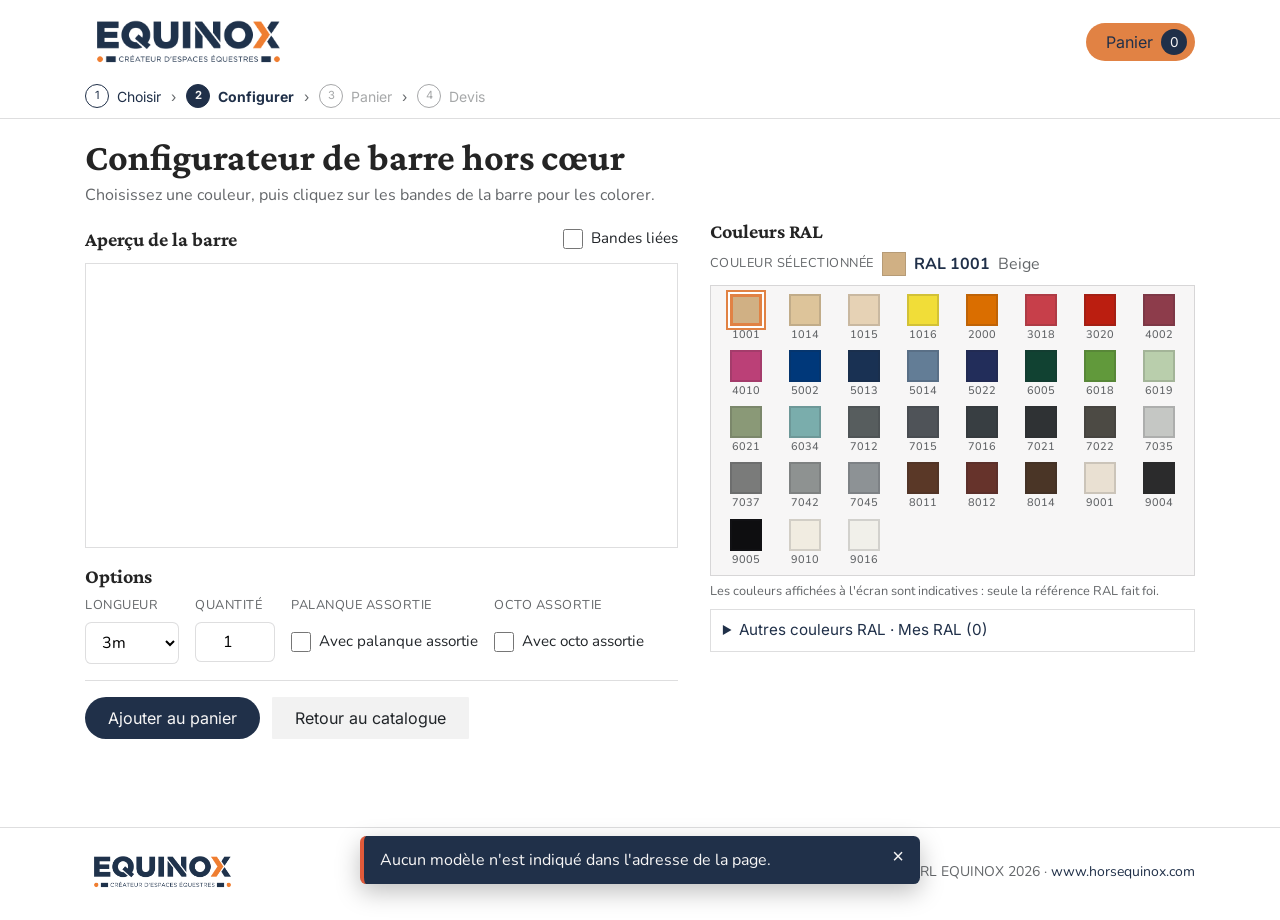
<file: config.html>
<!DOCTYPE html>
<html lang="fr">

<head>
    <meta charset="UTF-8">
    <meta name="viewport" content="width=device-width, initial-scale=1.0">
    <title>Configurateur de Barre CSO</title>
    <meta name="description" content="Configurez votre barre de CSO EQUINOX : choisissez les couleurs RAL de chaque zone du modèle, la longueur et la quantité, puis ajoutez-la au panier.">
    <link rel="icon" href="img/icone-equinox.png" type="image/png">
    <link rel="manifest" href="manifest.webmanifest">
    <link rel="apple-touch-icon" href="img/icone-equinox.png">
    <link rel="stylesheet" href="css/site.css">
    <script src="js/layout.js" defer></script>
    <link rel="stylesheet" href="css/ral-picker.css">
    <style>
        /* Configurateur des modèles du catalogue (hors cœur et plein cœur) : écarts par rapport à css/site.css. */

        .control-group select,
        .control-group input[type="number"] {
            min-height: 40px;
        }

        /* Barres plein cœur : la longueur est fixée à 3 m, le choix est désactivé mais reste lisible. */
        .control-group select:disabled {
            background: var(--color-bg-disabled);
            color: var(--color-text);
            opacity: 1;
        }

        /* Titre de l'aperçu et, sur la même ligne si la place le permet, l'option de coloriage. */
        .preview-head {
            display: flex;
            flex-wrap: wrap;
            align-items: center;
            justify-content: space-between;
            gap: 0 16px;
            margin-bottom: 4px;
        }

        .preview-head .section-title {
            margin-bottom: 0;
        }

        .preview-head .check-option,
        .control-group .check-option {
            display: flex;
            align-items: center;
            gap: 8px;
            min-height: 40px;
            font-size: 0.95em;
            color: var(--color-text);
            text-transform: none;
            letter-spacing: 0;
            cursor: pointer;
            touch-action: manipulation;
        }

        .check-option input {
            width: 20px;
            height: 20px;
            accent-color: var(--color-accent);
            cursor: pointer;
        }

        /* Écrans tactiles : la case et son libellé se touchent sur 44 px de haut. */
        @media (pointer: coarse) {
            .preview-head .check-option,
            .control-group .check-option {
                min-height: 44px;
            }
        }

        /* Palanque assortie et octo assortie : chaque case est dans la ligne d'options ; ses champs
           (hauteur ou diamètre, quantité) se déplient dessous, dans un bloc à elle, quand elle est
           cochée. */
        /* Téléphone : quatre champs ne tiennent pas de front. Les deux cases passent sur une seconde
           ligne, côte à côte, grâce à ce saut de ligne placé avant elles. */
        .controls-break {
            display: none;
        }

        @media (max-width: 600px) {
            .controls-break {
                display: block;
                flex: 0 0 100%;
                height: 0;
            }
        }

        .palanque-fields {
            margin-top: 10px;
            padding: 8px 12px 10px;
            background: var(--color-bg-soft);
            border-left: 3px solid var(--color-accent);
        }

        .configurator .palanque-fields .control-group {
            flex: 0 0 auto;
        }

        .palanque-hint {
            order: 2;                    /* après la mention .option-notice */
            flex: 1 1 220px;
            align-self: center;
            font-size: 0.85em;
            line-height: 1.4;
        }

        /* Choix remplacé d'office (hauteur qui n'existe pas dans la nouvelle longueur) : une ligne
           à elle sous les champs, comme un message d'erreur, mais informative. */
        .option-notice {
            order: 1;
            flex: 0 0 100%;
            margin: 0;
            font-size: 0.9em;
            font-weight: 600;
            line-height: 1.4;
            color: var(--color-text);
        }

        /* Les images Bar_V1xx.svg font 500 x 280 et dessinent quatre vues de la barre avec de larges
           marges blanches. L'aperçu ne montre que la zone dessinée (x 37 à 467, y 42 à 233, soit
           430 x 191) : la barre est plus grande à hauteur égale. Le SVG lui-même n'est pas modifié,
           c'est lui qui est enregistré dans le panier. */
        .configurator #svgContainer {
            position: relative;
            overflow: hidden;
            aspect-ratio: 430 / 191;
            /* Empilé : au plus 30 % de la hauteur de la fenêtre, l'aperçu restant collé en haut. */
            max-width: min(100%, calc(30vh * 430 / 191));
        }

        .configurator #svgContainer svg {
            position: absolute;
            left: calc(-100% * 37 / 430);
            top: calc(-100% * 42 / 191);
            width: calc(100% * 500 / 430);
            max-width: none;
            height: auto;
        }

        /* Deux colonnes : l'aperçu prend la hauteur que laissent, dans la fenêtre, l'en-tête, le
           titre, les options et la barre d'action (499 px en tout, marge de 12 px en bas comprise),
           sans descendre sous 300 px de large : à 1280 x 720, tout le configurateur est à l'écran. */
        @media (min-width: 900px) {
            .configurator #svgContainer {
                max-width: min(100%, max(300px, calc((100vh - 499px) * 430 / 191)));
            }
        }
    </style>
</head>

<body>
    <section class="page-intro">
        <h1>Configurateur de barre CSO</h1>
        <p>Choisissez une couleur, puis cliquez sur les bandes de la barre pour les colorer.</p>
    </section>

    <div class="container configurator">
        <div class="config-main">
            <div class="preview-head">
                <h2 class="section-title">Aperçu de la barre</h2>
                <label class="check-option" title="Colorer d'un clic toutes les bandes de la même série">
                    <input type="checkbox" id="linkedBands">
                    Bandes liées
                </label>
            </div>
            <div class="config-preview">
                <div id="svgContainer"></div>
            </div>

            <div class="section config-options">
                <h2 class="section-title">Options</h2>
                <div class="controls">
                    <div class="control-group">
                        <label for="length">Longueur</label>
                        <select id="length">
                            <option value="3m">3m</option>
                            <option value="3.5m">3,50m</option>
                        </select>
                    </div>

                    <div class="control-group">
                        <label for="quantity">Quantité</label>
                        <input type="number" id="quantity" min="1" value="1">
                    </div>

                    <span class="controls-break"></span>

                    <!-- Palanque assortie : un second article, aux couleurs de la barre (voir addToCart). -->
                    <div class="control-group" id="palanqueOptions">
                        <label for="addPalanque">Palanque assortie</label>
                        <label class="check-option">
                            <input type="checkbox" id="addPalanque" aria-controls="palanqueFields">
                            Avec palanque assortie
                        </label>
                    </div>

                    <!-- Octo assortie : même principe, un autre article ; les deux se cumulent. -->
                    <div class="control-group" id="octoOptions">
                        <label for="addOcto">Octo assortie</label>
                        <label class="check-option">
                            <input type="checkbox" id="addOcto" aria-controls="octoFields">
                            Avec octo assortie
                        </label>
                    </div>
                </div>

                <!-- Dépliés sous la ligne d'options quand la case est cochée. -->
                <div class="controls palanque-fields" id="palanqueFields" hidden>
                    <div class="control-group">
                        <label for="palanqueHeight">Hauteur</label>
                        <select id="palanqueHeight" aria-label="Hauteur de la palanque">
                            <!-- Liste refaite selon la longueur de la barre (voir updateMatchingChoices). -->
                            <option value="95">95 mm</option>
                            <option value="145" selected>145 mm</option>
                            <option value="220">220 mm</option>
                        </select>
                    </div>

                    <div class="control-group">
                        <label for="palanqueQuantity">Quantité</label>
                        <input type="number" id="palanqueQuantity" min="1" value="1" aria-label="Quantité de palanques">
                    </div>

                    <p class="option-notice" id="palanqueNotice" role="status" hidden></p>

                    <p class="palanque-hint text-muted">
                        La palanque reprend la longueur de la barre et ses couleurs, dans le même ordre. Elle figure à part dans le panier et le devis.
                    </p>
                </div>

                <div class="controls palanque-fields" id="octoFields" hidden>
                    <div class="control-group">
                        <label for="octoDiameter">Diamètre</label>
                        <select id="octoDiameter" aria-label="Diamètre de l'octo">
                            <!-- Liste refaite selon la longueur de la barre (voir updateMatchingChoices). -->
                            <option value="5">5 cm</option>
                            <option value="8">8 cm</option>
                        </select>
                    </div>

                    <div class="control-group">
                        <label for="octoQuantity">Quantité</label>
                        <input type="number" id="octoQuantity" min="1" value="1" aria-label="Quantité d'octos">
                    </div>

                    <p class="option-notice" id="octoNotice" role="status" hidden></p>

                    <p class="palanque-hint text-muted">
                        L'octo reprend la longueur de la barre et ses couleurs, dans le même ordre. Elle figure à part dans le panier et le devis.
                    </p>
                </div>
            </div>

            <div class="action-bar">
                <button class="btn btn-primary" id="addToCartBtn" onclick="addToCart()">Ajouter au panier</button>
                <a href="catalogue.html" class="btn btn-neutral" id="backLink">Retour au catalogue</a>
            </div>
        </div>

        <div class="section config-side">
            <h2 class="section-title">Couleurs RAL</h2>
            <p class="current-color" id="currentColor" aria-live="polite">
                <span class="current-color-title">Couleur sélectionnée</span>
                <span class="current-color-value">
                    <span class="current-color-swatch"></span>
                    <strong class="current-color-code"></strong>
                    <span class="current-color-name"></span>
                </span>
            </p>
            <div class="color-palette" id="colorPalette"></div>
            <p class="ral-notice">Les couleurs affichées à l'écran sont indicatives : seule la référence RAL fait foi.</p>
            <details class="ral-more" id="ralMore">
                <summary>Autres couleurs RAL · Mes RAL (<span id="myRalCount">0</span>)</summary>
                <div class="ral-more-body">
                    <div class="my-rals" id="myRals" hidden>
                        <h3 class="my-rals-title">Mes RAL</h3>
                        <div class="color-palette" id="myRalPalette"></div>
                    </div>
                    <div class="custom-ral-box">
                        <div class="ral-search">
                            <input type="search" id="ralSearchInput" placeholder="Numéro ou nom, ex : 6018 ou vert" autocomplete="off" aria-label="Rechercher une teinte dans le nuancier RAL">
                            <ul id="ralSearchResults" class="ral-search-results" hidden></ul>
                        </div>
                        <small>Nuancier RAL Classic (216 teintes) : la teinte choisie s'ajoute à « Mes RAL ».</small>
                        <details class="ral-free">
                            <summary>Teinte hors nuancier RAL Classic (saisie libre)</summary>
                            <div class="custom-ral-row">
                                <input type="text" id="customRalInput" placeholder="Référence, ex : RAL Design 180 50 15">
                                <input type="color" id="customRalColor" value="#ff0000" aria-label="Couleur d'écran la plus proche">
                                <button type="button" class="btn btn-secondary" id="addCustomRalBtn">
                                    Ajouter à la palette
                                </button>
                            </div>
                            <small>La référence est reprise telle quelle sur le devis. Choisissez la couleur d'écran la plus proche.</small>
                        </details>
                    </div>
                </div>
            </details>
        </div>
    </div>
    <script src="js/ral.js"></script>
    <script src="js/notify.js"></script>
    <script src="js/cart.js"></script>
    <script src="js/ral-picker.js"></script>
    <script>
        let selectedColor = ralColors[0];

        // Palette standard, couleur sélectionnée, recherche dans le nuancier, saisie libre et « Mes RAL »
        // (js/ral-picker.js).
        initRalPicker({ onSelect: hex => { selectedColor = hex; } });

        // Groupes de bandes liées, utilisés quand « Bandes liées » est coché :
        // un clic colore alors toutes les bandes du groupe de la bande cliquée. Sinon (réglage par
        // défaut), un clic ne colore que la bande cliquée.
        const groups = {
            "b1-group1": ["b1-s1"],

            "b2-group1": ["b2-s1"], // Bleu foncé
            "b2-group2": ["b2-s2"], // Orange

            "b3-group1": ["b3-s1", "b3-s3", "b3-s5", "b3-s7"], // Bleu foncé
            "b3-group2": ["b3-s2", "b3-s4", "b3-s6"], // Orange

            "b4-group1": ["b4-s1", "b4-s3"], // Bleu foncé
            "b4-group2": ["b4-s2"], // Orange

            "b5-group1": ["b5-s1", "b5-s3", "b5-s5"], // Bleu foncé
            "b5-group2": ["b5-s2", "b5-s4"], // Orange

            "b6-group1": ["b6-s3", "b6-s6", "b6-s9"], // Bleu
            "b6-group2": ["b6-s2", "b6-s4", "b6-s8", "b6-s10"], // Orange
            "b6-group3": ["b6-s1", "b6-s5", "b6-s7", "b6-s11"], // Blanc central

            "b7-group1": ["b7-s2", "b7-s4", "b7-s6", "b7-s8", "b7-s10", "b7-s12", "b7-s14", "b7-s16"], // Bleu foncé
            "b7-group2": ["b7-s1", "b7-s3", "b7-s5", "b7-s7", "b7-s11", "b7-s13", "b7-s15", "b7-s17"], // Orange
            "b7-group3": ["b7-s9"], // Blanc

            "b8-group1": ["b8-s2", "b8-s4"], // Bleu foncé
            "b8-group2": ["b8-s1", "b8-s3", "b8-s5"], // Orange

            "b9-group1": ["b9-s2", "b9-s4", "b9-s6", "b9-s8", "b9-s10", "b9-s12"], // Bleu foncé
            "b9-group2": ["b9-s3", "b9-s5", "b9-s7", "b9-s9", "b9-s11", "b9-s1", "b9-s13"], // Orange
            // Blanc

            "b10-group1": ["b10-s2", "b10-s4"], // Bleu foncé
            "b10-group2": ["b10-s1", "b10-s5"], // Orange
            "b10-group3": ["b10-s3"], // Blanc

            "b11-group1": ["b11-s2"], // Bleu foncé
            "b11-group2": ["b11-s1", "b11-s3"], // Orange

            "b12-group1": ["b12-s1", "b12-s3", "b12-s5", "b12-s7", "b12-s9", "b12-s11", "b12-s13"], // Bleu foncé
            "b12-group2": ["b12-s2", "b12-s6", "b12-s8", "b12-s12"], // Orange
            "b12-group3": ["b12-s4", "b12-s10"], // Blanc
            "b12-group4": ["b12-s14"],

            "b13-group1": ["b13-s1"],

            "b14-group1": ["b14-s1", "b14-s1-0", "b14-s1-9", "b14-s1-8"],
            "b14-group2": ["b14-s2", "b14-s2-1", "b14-s2-4", "b14-s2-7"],

            // Modèle 115 : quatre bandes égales, alternées
            "b15-group1": ["b15-s1", "b15-s3"],
            "b15-group2": ["b15-s2", "b15-s4"],

        };

        function findGroup(sectionId) {
            for (const [group, sections] of Object.entries(groups)) {
                if (sections.includes(sectionId)) {
                    return group;
                }
            }
            return null;
        }

        // Zones colorables du SVG (sections) : <g id="bN-sK"> contenant les quatre vues d'une bande.
        const SECTION_SELECTOR = "[id^='b'][id*='-s']";
        const SHAPES = "path, rect, circle, polygon, line, ellipse";

        // Bandes dessinées en plusieurs sections. Dans le modèle 113, chaque bande est découpée en
        // quatre sections, une par vue : les colorer séparément rendrait les vues différentes.
        // Partout ailleurs, une bande est une seule section (parfois avec une section imbriquée,
        // comme b12-s91 dans b12-s9 : voir outerSection).
        const bandPieces = [
            ["b14-s1", "b14-s1-0", "b14-s1-9", "b14-s1-8"],
            ["b14-s2", "b14-s2-1", "b14-s2-4", "b14-s2-7"]
        ];

        // Section la plus englobante d'une section : la bande entière quand des sections sont imbriquées.
        function outerSection(section) {
            let outer = section;
            for (let el = section.parentElement; el; el = el.parentElement) {
                if (el.matches(SECTION_SELECTOR)) outer = el;
            }
            return outer;
        }

        // Identifiants des sections qui forment la bande à laquelle appartient la section `sectionId`.
        function bandOf(sectionId) {
            const section = document.getElementById(sectionId);
            const id = section ? outerSection(section).id : sectionId;
            return bandPieces.find(pieces => pieces.includes(id)) || [id];
        }

        // Applique `color` à toutes les pièces de la section `id`.
        function paintSection(id, color) {
            const section = document.getElementById(id);
            if (!section) return;
            const elements = section.querySelectorAll(SHAPES);
            (elements.length ? Array.from(elements) : [section]).forEach(element => {
                element.setAttribute("fill", color);
                element.style.fill = color;
            });
        }

        // Applique la couleur sélectionnée à la bande de la section `sectionId` ; si « Bandes
        // liées » est coché, à tout le groupe de cette bande.
        function colorFrom(sectionId) {
            const band = bandOf(sectionId);
            const linked = document.getElementById("linkedBands").checked;
            const groupId = linked ? findGroup(band[0]) : null;
            (groupId ? groups[groupId] : band).forEach(id => paintSection(id, selectedColor));
        }

        // Section (zone colorable) à laquelle appartient une pièce du dessin.
        function sectionOf(shape) {
            return shape.closest(SECTION_SELECTOR);
        }

        // Convertit une couleur calculée ("rgb(0, 128, 128)") en code hex.
        // Renvoie null pour tout le reste (dégradé, "none"…).
        function rgbToHex(color) {
            const match = /^rgb\((\d+),\s*(\d+),\s*(\d+)\)$/.exec(color);
            if (!match) return null;
            return "#" + match.slice(1).map(n => Number(n).toString(16).padStart(2, "0")).join("");
        }

        // Vrai si une zone colorable affiche encore une couleur inconnue du configurateur (ni palette
        // standard, ni « Mes RAL »), c'est-à-dire la couleur par défaut du SVG (#008080, #ff9955…).
        function hasOffPaletteZone() {
            const sections = document.querySelectorAll(`#svgContainer ${SECTION_SELECTOR}`);
            return Array.from(sections).some(section => {
                const elements = section.querySelectorAll(SHAPES);
                return Array.from(elements.length ? elements : [section])
                    .some(element => !knownColorLabel(rgbToHex(getComputedStyle(element).fill)));
            });
        }

        // Bandes de la barre de gauche à droite, relevées sur la première des quatre vues du dessin :
        // [{ share: part de la longueur de la barre, fill: couleur affichée }]. Sert à dessiner la
        // palanque assortie avec les mêmes couleurs, dans le même ordre et aux mêmes proportions.
        // Les mesures sont prises dans les unités du dessin (getBBox), pas à l'écran : le résultat
        // est le même quelle que soit la largeur de la fenêtre.
        function barBands() {
            const sections = document.querySelectorAll(`#svgContainer ${SECTION_SELECTOR}`);
            const shapes = new Set(Array.from(sections).flatMap(section => {
                const pieces = section.querySelectorAll(SHAPES);
                return Array.from(pieces.length ? pieces : [section]);
            }));
            const pieces = Array.from(shapes, shape => ({
                box: shape.getBBox(),
                fill: rgbToHex(getComputedStyle(shape).fill)
            })).filter(piece => piece.box.width > 0 && piece.box.height > 0);
            if (!pieces.length) return [];

            const top = Math.min(...pieces.map(piece => piece.box.y));
            const firstView = pieces
                .filter(piece => piece.box.y < top + piece.box.height / 2)
                .sort((a, b) => a.box.x - b.box.x);
            const total = firstView.reduce((sum, piece) => sum + piece.box.width, 0);
            return firstView.map(piece => ({ share: piece.box.width / total, fill: piece.fill }));
        }

        const urlParams = new URLSearchParams(window.location.search);
        const model = urlParams.get("model");

        // Options « palanque assortie » et « octo assortie » (voir matchingOptions plus bas). Elles
        // ne sont pas proposées pour l'ancien modèle 114, qui est lui-même une palanque.
        const matchingAllowed = model !== "114";
        document.getElementById("palanqueOptions").hidden = !matchingAllowed;
        document.getElementById("octoOptions").hidden = !matchingAllowed;

        // Gamme « plein cœur » (config.html?model=1xx&gamme=plein-coeur) : même configurateur,
        // mais longueur fixée à 3 m ; l'article en garde la mention jusqu'au PDF.
        // Toute autre adresse (gamme=hors-coeur ou pas de gamme) est une barre hors cœur.
        const gamme = urlParams.get("gamme") === PLEIN_COEUR ? PLEIN_COEUR : null;
        // « Retour au catalogue » ramène au catalogue de la gamme.
        document.getElementById("backLink").href = `catalogue.html?gamme=${gamme || HORS_COEUR}`;
        if (!gamme) {
            document.title = "Configurateur de barre hors cœur";
            document.querySelector("h1").textContent = "Configurateur de barre hors cœur";
        } else {
            document.title = "Configurateur de barre plein cœur 3 m";
            document.querySelector("h1").textContent = "Configurateur de barre plein cœur 3 m";
            const lengthSelect = document.getElementById("length");
            Array.from(lengthSelect.options).filter(option => option.value !== "3m").forEach(option => option.remove());
            lengthSelect.value = "3m";
            lengthSelect.disabled = true;
            lengthSelect.title = "Les barres plein cœur existent uniquement en 3 m.";
        }

        // Mode modification : config.html?model=1xx[&gamme=plein-coeur]&edit=<index de la ligne du panier>
        const editContext = model ? getEditContext("config.html", model, gamme) : null;
        showEditBanner(editContext);

        // Les deux options assorties, cumulables. Pour chacune : sa case, le bloc qu'elle déplie
        // (liste `select`, quantité, mention), et les valeurs de la liste selon la longueur de la
        // barre (`choices`) : en 3,50 m, la palanque de 95 mm et l'octo de 8 cm n'existent pas.
        // `field` : champ de l'article assorti qui porte la valeur ("145 mm", "5 cm").
        const matchingOptions = [
            {
                kind: MATCHING_KINDS.palanque,
                checkbox: "addPalanque",
                fields: "palanqueFields",
                select: "palanqueHeight",
                quantity: "palanqueQuantity",
                notice: "palanqueNotice",
                choices: { "3m": [95, 145, 220], "3.5m": [145, 220] },
                fallback: 145,
                unit: "mm",
                field: "height",
                make: makeMatchingPalanque,
                droppedMessage: (value, length) => `La palanque de ${value} mm n'existe pas en ${length} : sa hauteur est passée à 145 mm.`,
                quantityError: "Indiquez une quantité de palanques d'au moins 1.",
            },
            {
                kind: MATCHING_KINDS.octo,
                checkbox: "addOcto",
                fields: "octoFields",
                select: "octoDiameter",
                quantity: "octoQuantity",
                notice: "octoNotice",
                choices: { "3m": [5, 8], "3.5m": [5] },
                fallback: 5,
                unit: "cm",
                field: "diameter",
                make: makeMatchingOcto,
                droppedMessage: (value, length) => `L'octo de ${value} cm n'existe pas en ${length} : son diamètre est passé à 5 cm.`,
                quantityError: "Indiquez une quantité d'octos d'au moins 1.",
            }
        ];

        // `saved` : l'article assorti que la barre en cours de modification a déjà dans le panier.
        // Si sa valeur n'est plus proposée pour sa longueur (palanque de 95 mm en 3,50 m, ajoutée
        // avant cette règle), elle reste dans la liste pour cette longueur : rouvrir puis
        // enregistrer la barre ne change pas l'article à l'insu de l'utilisateur.
        matchingOptions.forEach(option => {
            option.saved = editContext && matchingAllowed ? option.kind.find(readCart(), editContext.item) : null;
        });

        function isWanted(option) {
            return matchingAllowed && document.getElementById(option.checkbox).checked;
        }

        // La case d'une option affiche ou replie son bloc.
        function showMatchingFields(option) {
            document.getElementById(option.fields).hidden = !document.getElementById(option.checkbox).checked;
        }

        // Valeurs de `table` pour la longueur `length`, plus celle de l'article lié déjà au panier
        // (`saved`, valeur lue dans son champ `field` : "95 mm" → 95) s'il a cette longueur.
        function choicesFor(table, length, saved, field) {
            const values = [...(table[length] || [])];
            const kept = saved && saved.item.length === length ? parseInt(saved.item[field]) : NaN;
            if (kept > 0 && !values.includes(kept)) values.push(kept);
            return values.sort((a, b) => a - b);
        }

        // Refait la liste `selectId` avec `values` (suivies de `unit`). La valeur sélectionnée est
        // gardée si elle est encore proposée ; sinon la liste passe sur `fallback` et la fonction
        // renvoie la valeur abandonnée (null si rien n'a changé).
        function fillChoices(selectId, values, unit, fallback) {
            const select = document.getElementById(selectId);
            const previous = select.value;
            select.replaceChildren(...values.map(value => new Option(`${value} ${unit}`, value)));
            const kept = values.map(String).includes(previous);
            select.value = kept ? previous : fallback;
            return kept ? null : previous;
        }

        // Met la liste d'une option (hauteurs de palanque, diamètres d'octo) à la longueur de la
        // barre. `announce` : signaler à l'utilisateur que la valeur qu'il avait choisie a été
        // remplacée (seulement si l'option est cochée).
        function updateMatchingChoices(option, announce) {
            const lengthSelect = document.getElementById("length");
            const values = choicesFor(option.choices, lengthSelect.value, option.saved, option.field);
            const dropped = fillChoices(option.select, values, option.unit, option.fallback);
            const lengthLabel = lengthSelect.selectedOptions[0].textContent.replace("m", " m"); // « 3,50 m »
            showOptionNotice(option.notice, dropped && announce && isWanted(option) ? option.droppedMessage(dropped, lengthLabel) : "");
        }

        // Mention affichée dans le bloc déplié d'une option assortie (sous ses champs) quand un
        // choix a été remplacé d'office ; `message` vide : la retire. Elle s'efface dès que
        // l'utilisateur choisit lui-même une valeur. Ce n'est pas un message en bas d'écran
        // (showToast) : sur téléphone, il recouvrirait le bouton « Ajouter au panier ».
        function showOptionNotice(id, message) {
            const notice = document.getElementById(id);
            notice.textContent = message;
            notice.hidden = !message;
        }

        matchingOptions.forEach(option => {
            updateMatchingChoices(option, false);
            document.getElementById(option.checkbox).addEventListener("change", () => showMatchingFields(option));
            document.getElementById("length").addEventListener("change", () => updateMatchingChoices(option, true));
            document.getElementById(option.select).addEventListener("change", () => showOptionNotice(option.notice, ""));
        });

        // Recopie, section par section, les couleurs du SVG enregistré dans l'article.
        function restoreSectionColors(savedSvg) {
            const savedDoc = new DOMParser().parseFromString(savedSvg || "", "text/html");
            const copyFill = (from, to) => {
                const fill = from.getAttribute("fill");
                if (fill !== null) to.setAttribute("fill", fill);
                if (from.style.fill) to.style.fill = from.style.fill;
            };

            document.querySelectorAll(`#svgContainer ${SECTION_SELECTOR}`).forEach(section => {
                const savedSection = savedDoc.getElementById(section.id);
                if (!savedSection) return;
                copyFill(savedSection, section);

                const elements = section.querySelectorAll(SHAPES);
                const savedElements = savedSection.querySelectorAll(SHAPES);
                if (elements.length !== savedElements.length) return;
                elements.forEach((element, i) => copyFill(savedElements[i], element));
            });
        }

        // Remet le configurateur dans l'état de l'article en cours de modification.
        function restoreItem(item) {
            document.getElementById("quantity").value = item.quantity || 1;
            setSelectValue("length", item.length);
            restoreSectionColors(item.svg);
            restoreMyRals(item);
            document.getElementById("addToCartBtn").textContent = "Mettre à jour l'article";

            // La barre a une palanque ou une octo assortie dans le panier : ses options sont reprises.
            matchingOptions.forEach(option => {
                updateMatchingChoices(option, false);
                if (!option.saved) return;
                document.getElementById(option.checkbox).checked = true;
                setSelectValue(option.select, parseInt(option.saved.item[option.field])); // "145 mm" → "145"
                document.getElementById(option.quantity).value = option.saved.item.quantity || 1;
                showMatchingFields(option);
            });
        }

        // Ce qu'il faut faire de l'article assorti `option` (palanque ou octo) à l'enregistrement
        // de la barre `bar` : { save: true, item } pour l'ajouter ou le remplacer,
        // { save: true, item: null } pour le retirer, { save: false } pour ne pas y toucher.
        // Quand la barre modifiée a déjà cet article au panier et qu'il changerait, on propose de
        // lui appliquer le changement plutôt que de l'imposer ; s'il resterait identique, la
        // question ne se pose pas.
        async function matchingDecision(option, bar, bands) {
            const kind = option.kind;
            const existing = editContext ? kind.find(readCart(), editContext.item) : null;
            const item = isWanted(option)
                ? option.make(bar, bands, document.getElementById(option.select).value,
                    parseInt(document.getElementById(option.quantity).value))
                : null;

            if (!existing) return { save: Boolean(item), item };
            if (item && JSON.stringify(item) === JSON.stringify(existing.item)) return { save: false };

            const ok = item
                ? await confirmDialog(`Cette barre a ${kind.a} dans le panier. La mettre à jour elle aussi (${kind.details}) ?`,
                    { okLabel: `Mettre à jour ${kind.the}`, cancelLabel: "Ne pas la modifier" })
                : await confirmDialog(`Cette barre a ${kind.a} dans le panier. La retirer du panier ?`,
                    { okLabel: `Retirer ${kind.the}`, cancelLabel: `Garder ${kind.the}` });
            return ok ? { save: true, item } : { save: false };
        }

        if (model) {
            fetch(`Bar_V${model}.svg`)
                .then(response => response.text())
                .then(svgData => {
                    const svgContainer = document.getElementById("svgContainer");
                    const parser = new DOMParser();
                    const svgDoc = parser.parseFromString(svgData, "image/svg+xml");
                    const svgElement = svgDoc.documentElement;
                    svgContainer.appendChild(svgElement);

                    const sections = svgContainer.querySelectorAll(SECTION_SELECTOR);
                    sections.forEach(section => {
                        section.style.cursor = "pointer";
                    });
                    svgElement.addEventListener("click", event => {
                        const section = sectionOf(event.target);
                        if (section) colorFrom(section.id);
                    });

                    // Au doigt, c'est la zone la plus proche du point touché qui est colorée (voir shapeAtFinger, js/cart.js).
                    const sectionShapes = Array.from(sections).flatMap(section => {
                        const shapes = section.querySelectorAll(SHAPES);
                        return Array.from(shapes.length ? shapes : [section]);
                    });
                    svgElement.addEventListener("click", event => {
                        if (!isFingerTap(event)) return;
                        const shape = shapeAtFinger(sectionShapes, event.clientX, event.clientY);
                        if (!shape) return;
                        event.stopPropagation();
                        colorFrom(sectionOf(shape).id);
                    }, true);

                    if (editContext) restoreItem(editContext.item);
                })
                .catch(error => showToast("Le dessin du modèle n'a pas pu être chargé.", { type: "error" }));
        } else {
            showToast("Aucun modèle n'est indiqué dans l'adresse de la page.", { type: "error" });
        }


        async function addToCart() {
            clearErrors();
            const model = new URLSearchParams(window.location.search).get("model");
            const quantity = parseInt(document.getElementById("quantity").value);
            const length = document.getElementById("length").value;

            console.log("🛒 Tentative d'ajout au panier...");
            console.log("Modèle sélectionné:", model);
            console.log("Quantité:", quantity);
            console.log("Modèle récupéré:", model);


            if (!model) {
                showError("addToCartBtn", "Aucun modèle sélectionné.");
                return;
            }

            if (quantity <= 0) {
                showError("quantity", "Indiquez une quantité d'au moins 1.");
                return;
            }

            const wanted = matchingOptions.filter(isWanted);
            const badQuantity = wanted.find(option => !(parseInt(document.getElementById(option.quantity).value) > 0));
            if (badQuantity) {
                showError(badQuantity.quantity, badQuantity.quantityError);
                return;
            }

            // Les couleurs par défaut du SVG ne sont pas des RAL : elles resteraient sur l'image
            // du devis sans figurer dans la liste des couleurs.
            if (hasOffPaletteZone()) {
                showError("addToCartBtn", "Certaines zones de la barre ont encore leur couleur d'origine, hors palette RAL : " +
                    "cliquez sur chacune pour lui appliquer une couleur de la palette, puis " +
                    (editContext ? "mettez à jour l'article." : "ajoutez la barre au panier."));
                return;
            }

            // Récupérer toutes les couleurs appliquées sur les éléments SVG
            let selectedSections = document.querySelectorAll("#svgContainer svg [fill]");
            let colors = [...new Set(Array.from(selectedSections).map(el => el.getAttribute("fill")).filter(c => c !== "none"))];

            console.log("Couleurs sélectionnées:", colors);

            if (colors.length === 0) {
                showError("addToCartBtn", "Sélectionnez au moins une couleur.");
                return;
            }

            // Capturer l'état actuel du SVG sous forme de chaîne HTML
            const svgElement = document.getElementById("svgContainer").innerHTML;

            console.log("🔄 SVG sauvegardé:", svgElement);

            if (!svgElement || svgElement.trim() === "") {
                showError("addToCartBtn", "L'image du modèle n'a pas pu être récupérée.");
                return;
            }

            // Une barre reçoit un identifiant quand on lui associe une palanque ou une octo (champ
            // linkedTo de l'article assorti) ; elle le garde quand on la modifie.
            const id = (editContext && editContext.item.id) || (wanted.length ? newItemId() : null);
            const bar = {
                ...(id ? { id } : {}),
                model: model,
                ...(gamme ? { gamme } : {}),
                colors: colors,
                quantity: quantity,
                svg: svgElement,
                length: length,
                custom_rals: collectCustomRals(colors),
                sourcePage: "config.html"
            };
            const bands = barBands();
            const decisions = [];
            for (const option of matchingOptions) {
                decisions.push({ option, ...await matchingDecision(option, bar, bands) });
            }

            // Ajouter l'article (ou remplacer la ligne en cours de modification), avec le SVG enregistré,
            // puis ses articles assortis, sur les lignes suivantes du panier.
            const result = await saveCartItem(bar, editContext);
            const saved = decisions.filter(decision => decision.save);
            if (result !== "cancelled") {
                saved.forEach(decision => saveLinkedItem(bar, decision.option.kind.find, decision.item));
            }
            // En modification, la page reste sur la barre enregistrée : ses articles assortis
            // sont relus dans le panier, pour les listes de choix (voir `saved`).
            if (editContext && result !== "cancelled") {
                matchingOptions.forEach(option => {
                    option.saved = option.kind.find(readCart(), bar);
                    updateMatchingChoices(option, false);
                });
            }

            const added = saved.filter(decision => decision.item).map(decision => decision.option.kind.name);
            notifyCartSaved(result,
                added.length === 2 ? "Modèle, palanque et octo assorties ajoutés au panier."
                    : added.length === 1 ? `Modèle et ${added[0]} ajoutés au panier.`
                        : "Modèle ajouté au panier.");
        }
    </script>

</body>

</html>
</file>
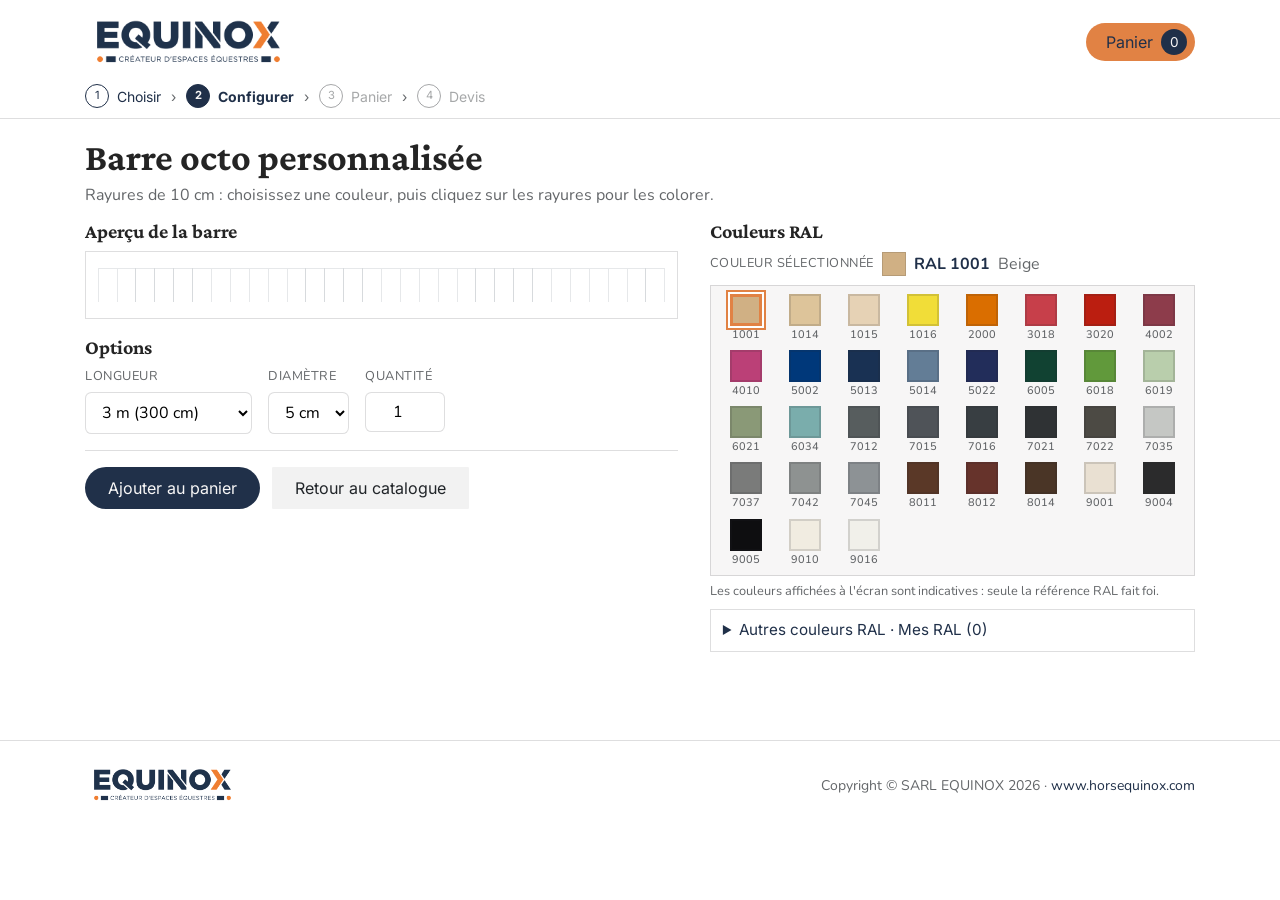
<file: config_bar_octo.html>
<!DOCTYPE html>
<html lang="fr">

<head>
    <meta charset="UTF-8">
    <meta name="viewport" content="width=device-width, initial-scale=1.0">
    <title>Barre Octo personnalisée</title>
    <meta name="description" content="Créez une barre Octo 100% personnalisée EQUINOX : choisissez le diamètre, la longueur et la couleur RAL de chaque rayure.">
    <link rel="icon" href="img/icone-equinox.png" type="image/png">
    <link rel="manifest" href="manifest.webmanifest">
    <link rel="apple-touch-icon" href="img/icone-equinox.png">
    <link rel="stylesheet" href="css/site.css">
    <script src="js/layout.js" defer></script>
    <link rel="stylesheet" href="css/ral-picker.css">
</head>

<body>
    <section class="page-intro">
        <h1>Barre octo personnalisée</h1>
        <p>Rayures de 10 cm : choisissez une couleur, puis cliquez sur les rayures pour les colorer.</p>
    </section>

    <div class="container configurator">
        <div class="config-main">
            <h2 class="section-title">Aperçu de la barre</h2>
            <div class="config-preview">
                <div id="svgContainer"><p class="text-muted">Chargement de la barre…</p></div>
            </div>

            <div class="section config-options">
                <h2 class="section-title">Options</h2>
                <div class="controls">
                    <div class="control-group">
                        <label for="length">Longueur</label>
                        <select id="length">
                            <option value="3m">3 m (300 cm)</option>
                            <option value="3.5m">3,50 m (350 cm)</option>
                        </select>
                    </div>

                    <div class="control-group">
                        <label for="diameter">Diamètre</label>
                        <select id="diameter">
                            <option value="5">5 cm</option>
                            <option value="8">8 cm</option>
                        </select>
                    </div>

                    <div class="control-group">
                        <label for="quantity">Quantité</label>
                        <input type="number" id="quantity" min="1" value="1">
                    </div>
                </div>
            </div>

            <div class="action-bar">
                <button class="btn btn-primary" id="addToCartBtn" onclick="addToCart()">Ajouter au panier</button>
                <a href="sur-mesure.html" class="btn btn-neutral" id="backLink">Retour au catalogue</a>
            </div>
        </div>

        <div class="section config-side">
            <h2 class="section-title">Couleurs RAL</h2>
            <p class="current-color" id="currentColor" aria-live="polite">
                <span class="current-color-title">Couleur sélectionnée</span>
                <span class="current-color-value">
                    <span class="current-color-swatch"></span>
                    <strong class="current-color-code"></strong>
                    <span class="current-color-name"></span>
                </span>
            </p>
            <div class="color-palette" id="colorPalette"></div>
            <p class="ral-notice">Les couleurs affichées à l'écran sont indicatives : seule la référence RAL fait foi.</p>
            <details class="ral-more" id="ralMore">
                <summary>Autres couleurs RAL · Mes RAL (<span id="myRalCount">0</span>)</summary>
                <div class="ral-more-body">
                    <div class="my-rals" id="myRals" hidden>
                        <h3 class="my-rals-title">Mes RAL</h3>
                        <div class="color-palette" id="myRalPalette"></div>
                    </div>
                    <div class="custom-ral-box">
                        <div class="ral-search">
                            <input type="search" id="ralSearchInput" placeholder="Numéro ou nom, ex : 6018 ou vert" autocomplete="off" aria-label="Rechercher une teinte dans le nuancier RAL">
                            <ul id="ralSearchResults" class="ral-search-results" hidden></ul>
                        </div>
                        <small>Nuancier RAL Classic (216 teintes) : la teinte choisie s'ajoute à « Mes RAL ».</small>
                        <details class="ral-free">
                            <summary>Teinte hors nuancier RAL Classic (saisie libre)</summary>
                            <div class="custom-ral-row">
                                <input type="text" id="customRalInput" placeholder="Référence, ex : RAL Design 180 50 15">
                                <input type="color" id="customRalColor" value="#ff0000" aria-label="Couleur d'écran la plus proche">
                                <button type="button" class="btn btn-secondary" id="addCustomRalBtn">
                                    Ajouter à la palette
                                </button>
                            </div>
                            <small>La référence est reprise telle quelle sur le devis. Choisissez la couleur d'écran la plus proche.</small>
                        </details>
                    </div>
                </div>
            </details>
        </div>
    </div>
    <script src="js/ral.js"></script>
    <script src="js/notify.js"></script>
    <script src="js/cart.js"></script>
    <script src="js/ral-picker.js"></script>
    <script>
        let selectedColor = ralColors[0];
        const BAR_HEIGHT = 18;

        // Mode modification (?edit=<index de la ligne du panier>)
        let editContext = null;
        let savedWidths = null; // largeurs de rayures de l'article en cours de modification

        function getBarLengthCm() {
            const lengthValue = document.getElementById("length").value;
            return lengthValue === "3.5m" ? 350 : 300;
        }

        function getStripeConfig() {
            const barLengthCm = getBarLengthCm();
            const stripeWidth = 10;
            let widths = Array(barLengthCm / stripeWidth).fill(stripeWidth);

            // En modification, on garde les rayures enregistrées tant que la longueur ne change pas.
            if (savedWidths && Math.abs(savedWidths.reduce((a, b) => a + b, 0) - barLengthCm) < 0.01) {
                widths = savedWidths;
            }

            return {
                stripeCount: widths.length,
                widths,
                total_length_cm: barLengthCm
            };
        }

        function generateBar() {
            const svgContainer = document.getElementById("svgContainer");
            svgContainer.innerHTML = "";

            const xmlns = "http://www.w3.org/2000/svg";
            const {
                widths,
                total_length_cm
            } = getStripeConfig();

            const svg = document.createElementNS(xmlns, "svg");
            svg.setAttribute("xmlns", xmlns);
            svg.setAttribute("viewBox", `0 0 ${total_length_cm} ${BAR_HEIGHT}`);
            svg.setAttribute("width", "100%");

            let xPosition = 0;

            for (let i = 0; i < widths.length; i++) {
                const stripeWidth = widths[i];
                const rect = document.createElementNS(xmlns, "rect");
                rect.setAttribute("id", `stripe-${i + 1}`);
                rect.setAttribute("x", xPosition);
                rect.setAttribute("y", 0);
                rect.setAttribute("width", stripeWidth);
                rect.setAttribute("height", BAR_HEIGHT);
                rect.setAttribute("fill", "#ffffff");
                rect.setAttribute("stroke", "#bdc3c7");
                rect.setAttribute("stroke-width", "0.2");
                rect.setAttribute("shape-rendering", "crispEdges");
                rect.style.cursor = "pointer";

                rect.addEventListener("click", () => {
                    rect.setAttribute("fill", selectedColor);
                });

                svg.appendChild(rect);
                xPosition += stripeWidth;
            }

            svgContainer.appendChild(svg);
        }

        async function addToCart() {
            clearErrors();
            const quantity = parseInt(document.getElementById("quantity").value);
            const length = document.getElementById("length").value;
            const diameter = document.getElementById("diameter").value;

            if (!quantity || quantity <= 0) {
                showError("quantity", "Indiquez une quantité d'au moins 1.");
                return;
            }

            const {
                stripeCount,
                widths,
                total_length_cm
            } = getStripeConfig();

            const svgContainer = document.getElementById("svgContainer");
            const svgElement = svgContainer.querySelector("svg");

            if (!svgElement) {
                showError("addToCartBtn", "La barre n'a pas pu être générée.");
                return;
            }

            const svgHtml = svgElement.outerHTML;

            if (!svgHtml || svgHtml.trim() === "") {
                showError("addToCartBtn", "La barre n'a pas pu être générée.");
                return;
            }

            const filledStripes = svgContainer.querySelectorAll("svg rect[fill]");
            let colorsUsed = [...new Set(
                Array.from(filledStripes)
                .map(el => el.getAttribute("fill"))
                .filter(c => c && c.toLowerCase() !== "#ffffff" && c.toLowerCase() !== "white")
            )];

            if (colorsUsed.length === 0) {
                showError("addToCartBtn", "Colorez au moins une rayure.");
                return;
            }

            // Ajoute l'article, ou remplace la ligne en cours de modification.
            // "BARRE_OCTO_PERSONNALISABLE" est l'identifiant historique de la barre octo : il n'est plus
            // affiché (voir getModelLabel, js/cart.js) mais reste celui des articles déjà au panier.
            const result = await saveCartItem({
                model: "BARRE_OCTO_PERSONNALISABLE",
                colors: colorsUsed,
                quantity: quantity,
                length: length,
                diameter: diameter + " cm",
                svg: svgHtml,
                stripes: stripeCount,
                widths_cm: widths,
                total_length_cm: total_length_cm,
                custom_rals: collectCustomRals(colorsUsed),
                sourcePage: "config_bar_octo.html"
            }, editContext);

            notifyCartSaved(result, "Barre octo ajoutée au panier.");
        }

        // Remet le configurateur dans l'état de l'article en cours de modification.
        function restoreItem(item) {
            document.getElementById("quantity").value = item.quantity || 1;
            setSelectValue("length", item.length);
            setSelectValue("diameter", parseInt(item.diameter)); // "8 cm" → "8"

            savedWidths = validStripeWidths(item.widths_cm);
            generateBar();
            restoreStripeColors(item.svg);

            restoreMyRals(item);

            document.getElementById("addToCartBtn").textContent = "Mettre à jour l'article";
        }

        document.addEventListener("DOMContentLoaded", () => {
            initRalPicker({ onSelect: hex => { selectedColor = hex; } });
            enableFingerStripes(rect => rect.setAttribute("fill", selectedColor));

            editContext = getEditContext("config_bar_octo.html");
            showEditBanner(editContext);
            if (editContext) {
                restoreItem(editContext.item);
            } else {
                generateBar();
            }

            document.getElementById("length").addEventListener("change", generateBar);
        });
    </script>
</body>

</html>
</file>
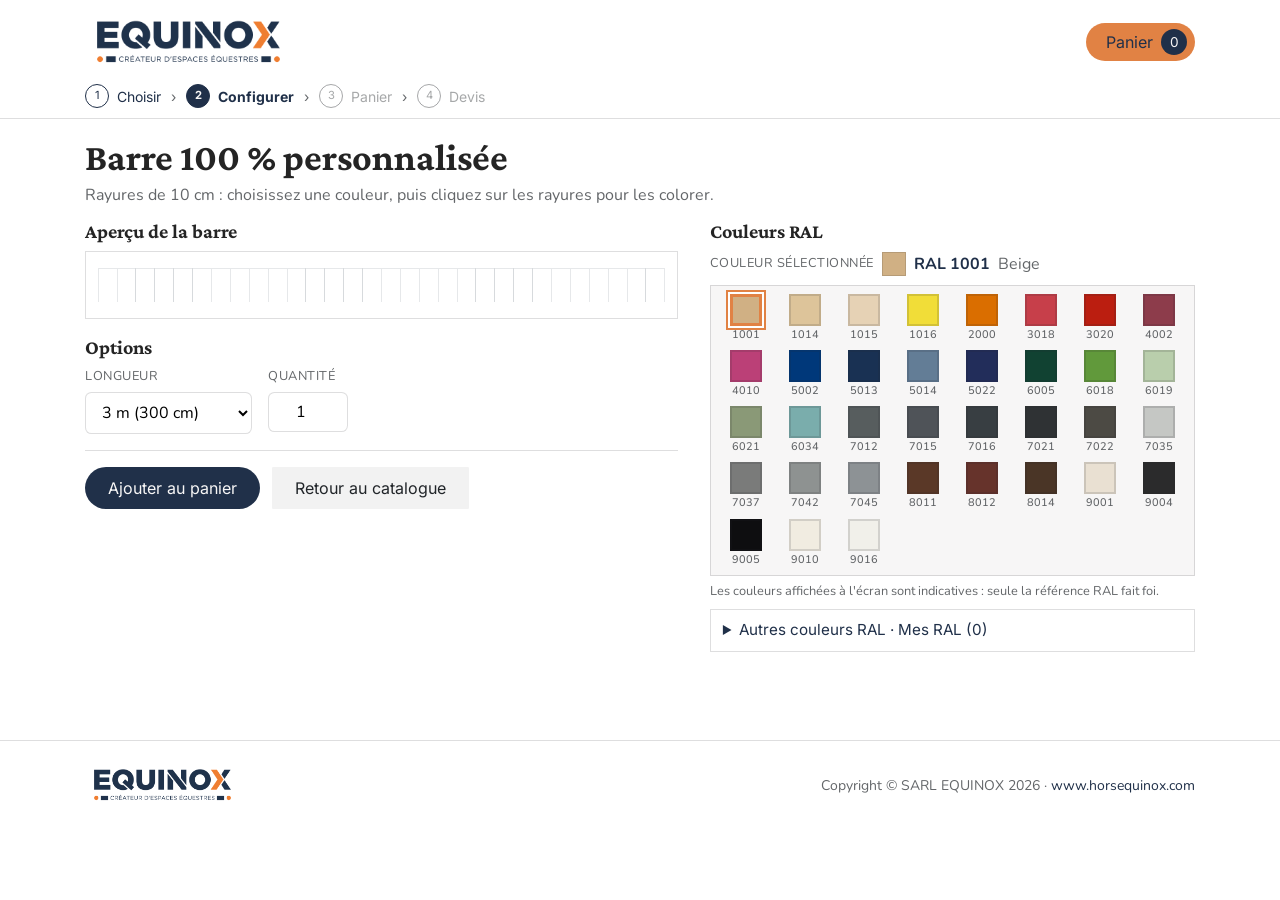
<file: config_personnalisee.html>
<!DOCTYPE html>
<html lang="fr">

<head>
    <meta charset="UTF-8">
    <meta name="viewport" content="width=device-width, initial-scale=1.0">
    <title>Barre 100% personnalisée</title>
    <meta name="description" content="Créez une barre de CSO 100% personnalisée EQUINOX : colorez chaque rayure de 10 cm avec la couleur RAL de votre choix.">
    <link rel="icon" href="img/icone-equinox.png" type="image/png">
    <link rel="manifest" href="manifest.webmanifest">
    <link rel="apple-touch-icon" href="img/icone-equinox.png">
    <link rel="stylesheet" href="css/site.css">
    <script src="js/layout.js" defer></script>
    <link rel="stylesheet" href="css/ral-picker.css">
</head>

<body>
    <section class="page-intro">
        <h1>Barre 100 % personnalisée</h1>
        <p>Rayures de 10 cm : choisissez une couleur, puis cliquez sur les rayures pour les colorer.</p>
    </section>

    <div class="container configurator">
        <div class="config-main">
            <h2 class="section-title">Aperçu de la barre</h2>
            <div class="config-preview">
                <div id="svgContainer"><p class="text-muted">Chargement de la barre…</p></div>
            </div>

            <div class="section config-options">
                <h2 class="section-title">Options</h2>
                <div class="controls">
                    <div class="control-group">
                        <label for="length">Longueur</label>
                        <select id="length">
                            <option value="3m">3 m (300 cm)</option>
                            <option value="3.5m">3,50 m (350 cm)</option>
                        </select>
                    </div>

                    <div class="control-group">
                        <label for="quantity">Quantité</label>
                        <input type="number" id="quantity" min="1" value="1">
                    </div>
                </div>
            </div>

            <div class="action-bar">
                <button class="btn btn-primary" id="addToCartBtn" onclick="addToCart()">Ajouter au panier</button>
                <a href="sur-mesure.html" class="btn btn-neutral" id="backLink">Retour au catalogue</a>
            </div>
        </div>

        <div class="section config-side">
            <h2 class="section-title">Couleurs RAL</h2>
            <p class="current-color" id="currentColor" aria-live="polite">
                <span class="current-color-title">Couleur sélectionnée</span>
                <span class="current-color-value">
                    <span class="current-color-swatch"></span>
                    <strong class="current-color-code"></strong>
                    <span class="current-color-name"></span>
                </span>
            </p>
            <div class="color-palette" id="colorPalette"></div>
            <p class="ral-notice">Les couleurs affichées à l'écran sont indicatives : seule la référence RAL fait foi.</p>
            <details class="ral-more" id="ralMore">
                <summary>Autres couleurs RAL · Mes RAL (<span id="myRalCount">0</span>)</summary>
                <div class="ral-more-body">
                    <div class="my-rals" id="myRals" hidden>
                        <h3 class="my-rals-title">Mes RAL</h3>
                        <div class="color-palette" id="myRalPalette"></div>
                    </div>
                    <div class="custom-ral-box">
                        <div class="ral-search">
                            <input type="search" id="ralSearchInput" placeholder="Numéro ou nom, ex : 6018 ou vert" autocomplete="off" aria-label="Rechercher une teinte dans le nuancier RAL">
                            <ul id="ralSearchResults" class="ral-search-results" hidden></ul>
                        </div>
                        <small>Nuancier RAL Classic (216 teintes) : la teinte choisie s'ajoute à « Mes RAL ».</small>
                        <details class="ral-free">
                            <summary>Teinte hors nuancier RAL Classic (saisie libre)</summary>
                            <div class="custom-ral-row">
                                <input type="text" id="customRalInput" placeholder="Référence, ex : RAL Design 180 50 15">
                                <input type="color" id="customRalColor" value="#ff0000" aria-label="Couleur d'écran la plus proche">
                                <button type="button" class="btn btn-secondary" id="addCustomRalBtn">
                                    Ajouter à la palette
                                </button>
                            </div>
                            <small>La référence est reprise telle quelle sur le devis. Choisissez la couleur d'écran la plus proche.</small>
                        </details>
                    </div>
                </div>
            </details>
        </div>
    </div>
    <script src="js/ral.js"></script>
    <script src="js/notify.js"></script>
    <script src="js/cart.js"></script>
    <script src="js/ral-picker.js"></script>
    <script>
        let selectedColor = ralColors[0];
        const BAR_HEIGHT = 18; // Barre fine

        // Mode modification (?edit=<index de la ligne du panier>)
        let editContext = null;
        let savedWidths = null; // largeurs de rayures de l'article en cours de modification

        function getBarLengthCm() {
            const lengthValue = document.getElementById("length").value;
            return lengthValue === "3.5m" ? 350 : 300;
        }

        // Renvoie la config de rayures : largeur fixe 10 cm, nombre en fonction de la longueur
        function getStripeConfig() {
            const barLengthCm = getBarLengthCm();
            const stripeWidth = 10;
            let widths = Array(barLengthCm / stripeWidth).fill(stripeWidth); // 300/10=30, 350/10=35

            // En modification, on garde les rayures enregistrées tant que la longueur ne change pas.
            if (savedWidths && Math.abs(savedWidths.reduce((a, b) => a + b, 0) - barLengthCm) < 0.01) {
                widths = savedWidths;
            }

            return {
                stripeCount: widths.length,
                widths,
                total_length_cm: barLengthCm
            };
        }

        // Génération de la barre (30 ou 35 rayures de 10 cm)
        function generateBar() {
            const svgContainer = document.getElementById("svgContainer");
            svgContainer.innerHTML = "";

            const xmlns = "http://www.w3.org/2000/svg";
            const {
                widths,
                total_length_cm
            } = getStripeConfig();

            const svg = document.createElementNS(xmlns, "svg");
            svg.setAttribute("xmlns", xmlns);
            svg.setAttribute("viewBox", `0 0 ${total_length_cm} ${BAR_HEIGHT}`);
            svg.setAttribute("width", "100%");

            let xPosition = 0;

            for (let i = 0; i < widths.length; i++) {
                const stripeWidth = widths[i];
                const rect = document.createElementNS(xmlns, "rect");
                rect.setAttribute("id", `stripe-${i + 1}`);
                rect.setAttribute("x", xPosition);
                rect.setAttribute("y", 0);
                rect.setAttribute("width", stripeWidth);
                rect.setAttribute("height", BAR_HEIGHT);
                rect.setAttribute("fill", "#ffffff");
                rect.setAttribute("stroke", "#bdc3c7");
                rect.setAttribute("stroke-width", "0.2");
                rect.setAttribute("shape-rendering", "crispEdges");
                rect.style.cursor = "pointer";

                rect.addEventListener("click", () => {
                    rect.setAttribute("fill", selectedColor);
                });

                svg.appendChild(rect);
                xPosition += stripeWidth;
            }

            svgContainer.appendChild(svg);
        }

        // Ajouter au panier
        async function addToCart() {
            clearErrors();
            const quantity = parseInt(document.getElementById("quantity").value);
            const length = document.getElementById("length").value;

            if (!quantity || quantity <= 0) {
                showError("quantity", "Indiquez une quantité d'au moins 1.");
                return;
            }

            const {
                stripeCount,
                widths,
                total_length_cm
            } = getStripeConfig();

            const svgContainer = document.getElementById("svgContainer");
            const svgElement = svgContainer.querySelector("svg");

            if (!svgElement) {
                showError("addToCartBtn", "La barre n'a pas pu être générée.");
                return;
            }

            const svgHtml = svgElement.outerHTML;

            if (!svgHtml || svgHtml.trim() === "") {
                showError("addToCartBtn", "La barre n'a pas pu être générée.");
                return;
            }

            const filledStripes = svgContainer.querySelectorAll("svg rect[fill]");
            let colorsUsed = [...new Set(
                Array.from(filledStripes)
                .map(el => el.getAttribute("fill"))
                .filter(c => c && c.toLowerCase() !== "#ffffff" && c.toLowerCase() !== "white")
            )];

            if (colorsUsed.length === 0) {
                showError("addToCartBtn", "Colorez au moins une rayure.");
                return;
            }

            // Ajoute l'article, ou remplace la ligne en cours de modification
            const result = await saveCartItem({
                model: "BARRE PERSONNALISÉE",
                colors: colorsUsed,
                quantity: quantity,
                length: length,
                svg: svgHtml,
                stripes: stripeCount,
                widths_cm: widths,
                total_length_cm: total_length_cm,
                custom_rals: collectCustomRals(colorsUsed),
                sourcePage: "config_personnalisee.html"
            }, editContext);

            notifyCartSaved(result, "Barre personnalisée ajoutée au panier.");
        }

        // Remet le configurateur dans l'état de l'article en cours de modification.
        function restoreItem(item) {
            document.getElementById("quantity").value = item.quantity || 1;
            setSelectValue("length", item.length);

            savedWidths = validStripeWidths(item.widths_cm);
            generateBar();
            restoreStripeColors(item.svg);

            restoreMyRals(item);

            document.getElementById("addToCartBtn").textContent = "Mettre à jour l'article";
        }

        document.addEventListener("DOMContentLoaded", () => {
            initRalPicker({ onSelect: hex => { selectedColor = hex; } });
            enableFingerStripes(rect => rect.setAttribute("fill", selectedColor));

            editContext = getEditContext("config_personnalisee.html");
            showEditBanner(editContext);
            if (editContext) {
                restoreItem(editContext.item);
            } else {
                generateBar();
            }

            document.getElementById("length").addEventListener("change", generateBar);
        });
    </script>
</body>

</html>
</file>
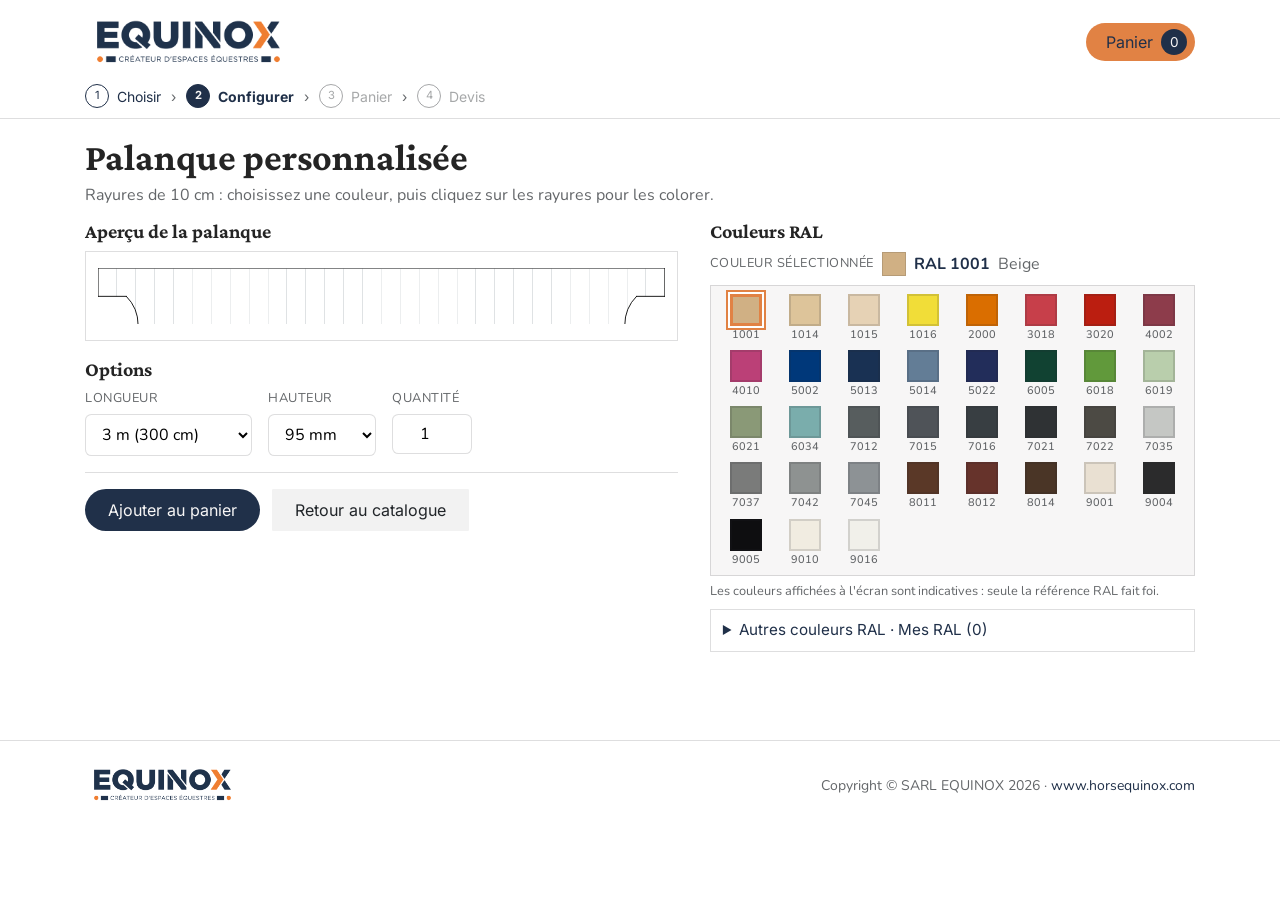
<file: config_personnalisee_forme2.html>
<!DOCTYPE html>
<html lang="fr">

<head>
    <meta charset="UTF-8">
    <meta name="viewport" content="width=device-width, initial-scale=1.0">
    <title>Palanque personnalisée</title>
    <meta name="description" content="Créez une palanque 100% personnalisée EQUINOX : choisissez la hauteur, la longueur et la couleur RAL de chaque rayure.">
    <link rel="icon" href="img/icone-equinox.png" type="image/png">
    <link rel="manifest" href="manifest.webmanifest">
    <link rel="apple-touch-icon" href="img/icone-equinox.png">
    <link rel="stylesheet" href="css/site.css">
    <script src="js/layout.js" defer></script>
    <link rel="stylesheet" href="css/ral-picker.css">
</head>

<body>
    <section class="page-intro">
        <h1>Palanque personnalisée</h1>
        <p>Rayures de 10 cm : choisissez une couleur, puis cliquez sur les rayures pour les colorer.</p>
    </section>

    <div class="container configurator">
        <div class="config-main">
            <h2 class="section-title">Aperçu de la palanque</h2>
            <div class="config-preview">
                <div id="svgContainer"><p class="text-muted">Chargement de la barre…</p></div>
            </div>

            <div class="section config-options">
                <h2 class="section-title">Options</h2>
                <div class="controls">
                    <div class="control-group">
                        <label for="length">Longueur</label>
                        <select id="length">
                            <option value="3m">3 m (300 cm)</option>
                            <option value="3.5m">3,50 m (350 cm)</option>
                        </select>
                    </div>

                    <div class="control-group">
                        <label for="height">Hauteur</label>
                        <select id="height">
                            <option value="95">95 mm</option>
                            <option value="145">145 mm</option>
                            <option value="220">220 mm</option>
                        </select>
                    </div>

                    <div class="control-group">
                        <label for="quantity">Quantité</label>
                        <input type="number" id="quantity" min="1" value="1">
                    </div>
                </div>
            </div>

            <div class="action-bar">
                <button class="btn btn-primary" id="addToCartBtn" onclick="addToCart()">Ajouter au panier</button>
                <a href="sur-mesure.html" class="btn btn-neutral" id="backLink">Retour au catalogue</a>
            </div>
        </div>

        <div class="section config-side">
            <h2 class="section-title">Couleurs RAL</h2>
            <p class="current-color" id="currentColor" aria-live="polite">
                <span class="current-color-title">Couleur sélectionnée</span>
                <span class="current-color-value">
                    <span class="current-color-swatch"></span>
                    <strong class="current-color-code"></strong>
                    <span class="current-color-name"></span>
                </span>
            </p>
            <div class="color-palette" id="colorPalette"></div>
            <p class="ral-notice">Les couleurs affichées à l'écran sont indicatives : seule la référence RAL fait foi.</p>
            <details class="ral-more" id="ralMore">
                <summary>Autres couleurs RAL · Mes RAL (<span id="myRalCount">0</span>)</summary>
                <div class="ral-more-body">
                    <div class="my-rals" id="myRals" hidden>
                        <h3 class="my-rals-title">Mes RAL</h3>
                        <div class="color-palette" id="myRalPalette"></div>
                    </div>
                    <div class="custom-ral-box">
                        <div class="ral-search">
                            <input type="search" id="ralSearchInput" placeholder="Numéro ou nom, ex : 6018 ou vert" autocomplete="off" aria-label="Rechercher une teinte dans le nuancier RAL">
                            <ul id="ralSearchResults" class="ral-search-results" hidden></ul>
                        </div>
                        <small>Nuancier RAL Classic (216 teintes) : la teinte choisie s'ajoute à « Mes RAL ».</small>
                        <details class="ral-free">
                            <summary>Teinte hors nuancier RAL Classic (saisie libre)</summary>
                            <div class="custom-ral-row">
                                <input type="text" id="customRalInput" placeholder="Référence, ex : RAL Design 180 50 15">
                                <input type="color" id="customRalColor" value="#ff0000" aria-label="Couleur d'écran la plus proche">
                                <button type="button" class="btn btn-secondary" id="addCustomRalBtn">
                                    Ajouter à la palette
                                </button>
                            </div>
                            <small>La référence est reprise telle quelle sur le devis. Choisissez la couleur d'écran la plus proche.</small>
                        </details>
                    </div>
                </div>
            </details>
        </div>
    </div>
    <script src="js/ral.js"></script>
    <script src="js/notify.js"></script>
    <script src="js/cart.js"></script>
    <script src="js/ral-picker.js"></script>
    <script>
        let selectedColor = ralColors[0];

        // Mode modification (?edit=<index de la ligne du panier>)
        let editContext = null;
        let savedWidths = null; // largeurs de rayures de l'article en cours de modification

        function getBarLengthCm() {
            const lengthValue = document.getElementById("length").value;
            return lengthValue === "3.5m" ? 350 : 300;
        }

        function getStripeConfig() {
            const barLengthCm = getBarLengthCm();
            const stripeWidth = 10;
            let widths = Array(barLengthCm / stripeWidth).fill(stripeWidth);

            // En modification, on garde les rayures enregistrées tant que la longueur ne change pas.
            if (savedWidths && Math.abs(savedWidths.reduce((a, b) => a + b, 0) - barLengthCm) < 0.01) {
                widths = savedWidths;
            }
            return {
                stripeCount: widths.length,
                widths,
                total_length_cm: barLengthCm
            };
        }

        function generateBar() {
            const svgContainer = document.getElementById("svgContainer");
            svgContainer.innerHTML = "";

            const {
                widths,
                total_length_cm
            } = getStripeConfig();
            // Dessin commun avec la palanque assortie des modèles du catalogue (js/cart.js).
            svgContainer.innerHTML = buildPalanqueSvg(widths.map(width => ({ width, fill: "#ffffff" })), total_length_cm);

            svgContainer.querySelectorAll("rect[data-stripe]").forEach(rect => {
                rect.style.cursor = "pointer";
                rect.addEventListener("click", () => {
                    rect.setAttribute("fill", selectedColor);
                });
            });
        }

        async function addToCart() {
            clearErrors();
            const quantity = parseInt(document.getElementById("quantity").value);
            const length = document.getElementById("length").value;
            const height = document.getElementById("height").value;
            if (!quantity || quantity <= 0) {
                showError("quantity", "Indiquez une quantité d'au moins 1.");
                return;
            }
            const {
                stripeCount,
                widths,
                total_length_cm
            } = getStripeConfig();
            const svgContainer = document.getElementById("svgContainer");
            const svgElement = svgContainer.querySelector("svg");
            if (!svgElement) {
                showError("addToCartBtn", "La barre n'a pas pu être générée.");
                return;
            }
            const svgHtml = svgElement.outerHTML;
            if (!svgHtml || svgHtml.trim() === "") {
                showError("addToCartBtn", "La barre n'a pas pu être générée.");
                return;
            }
            const filledStripes = svgContainer.querySelectorAll("rect[data-stripe]");
            let colorsUsed = [...new Set(
                Array.from(filledStripes)
                .map(el => el.getAttribute("fill"))
                .filter(c => c && c.toLowerCase() !== "#ffffff" && c.toLowerCase() !== "white")
            )];
            if (colorsUsed.length === 0) {
                showError("addToCartBtn", "Colorez au moins une rayure.");
                return;
            }
            // Ajoute l'article, ou remplace la ligne en cours de modification.
            // "BARRE 113 PERSONNALISÉE" est l'identifiant historique de la palanque : il n'est plus
            // affiché (voir getModelLabel, js/cart.js) mais reste celui des articles déjà au panier.
            const result = await saveCartItem({
                model: "BARRE 113 PERSONNALISÉE",
                colors: colorsUsed,
                quantity: quantity,
                length: length,
                height: height + " mm",
                svg: svgHtml,
                stripes: stripeCount,
                widths_cm: widths,
                total_length_cm: total_length_cm,
                custom_rals: collectCustomRals(colorsUsed),
                sourcePage: "config_personnalisee_forme2.html"
            }, editContext);

            notifyCartSaved(result, "Palanque ajoutée au panier.");
        }

        // Remet le configurateur dans l'état de l'article en cours de modification.
        function restoreItem(item) {
            document.getElementById("quantity").value = item.quantity || 1;
            setSelectValue("length", item.length);
            setSelectValue("height", parseInt(item.height)); // "145 mm" → "145"

            savedWidths = validStripeWidths(item.widths_cm);
            generateBar();
            restoreStripeColors(item.svg);

            restoreMyRals(item);

            document.getElementById("addToCartBtn").textContent = "Mettre à jour l'article";
        }

        document.addEventListener("DOMContentLoaded", () => {
            initRalPicker({ onSelect: hex => { selectedColor = hex; } });
            enableFingerStripes(rect => rect.setAttribute("fill", selectedColor));

            editContext = getEditContext("config_personnalisee_forme2.html");
            showEditBanner(editContext);
            if (editContext) {
                restoreItem(editContext.item);
            } else {
                generateBar();
            }
            document.getElementById("length").addEventListener("change", generateBar);
        });
    </script>
</body>

</html>
</file>
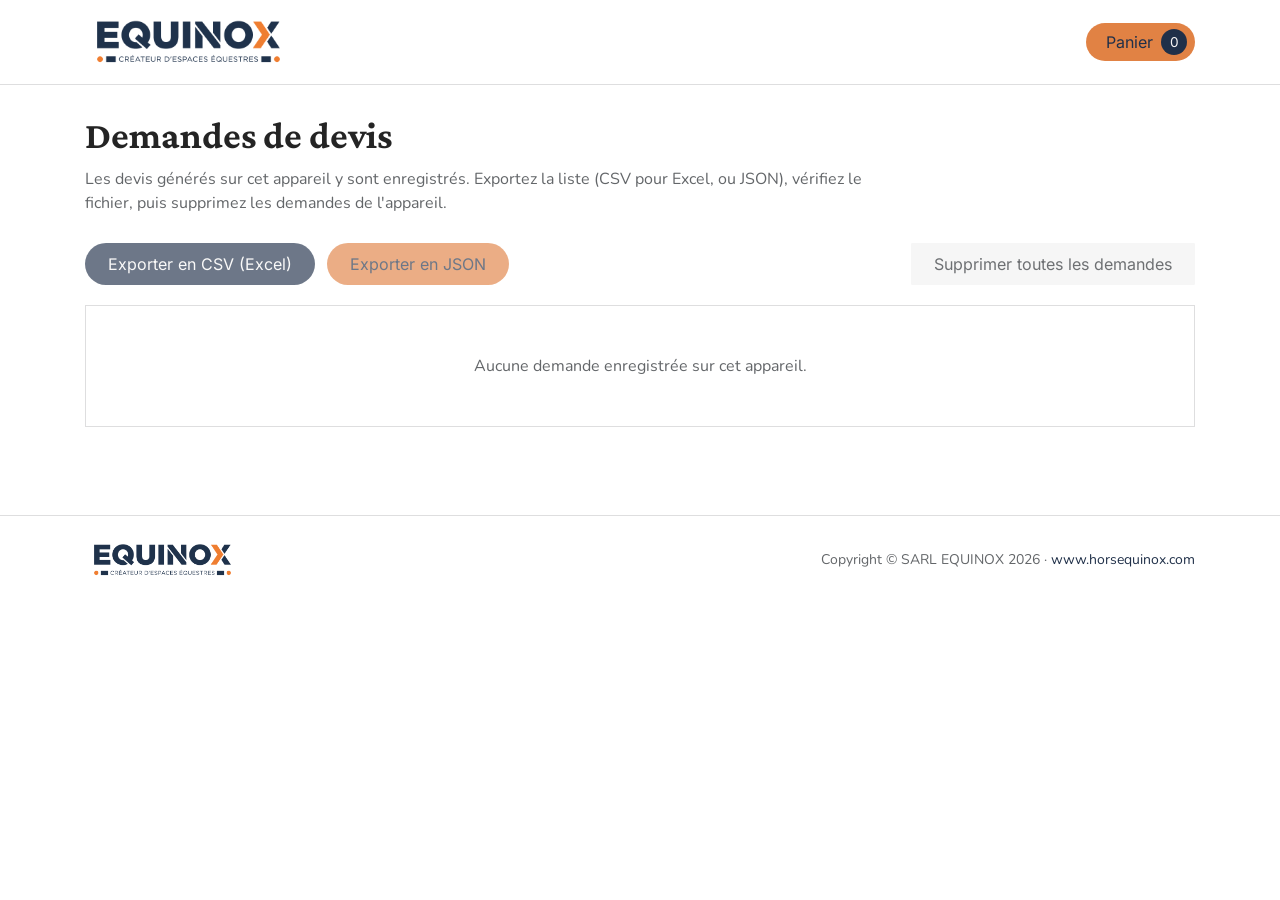
<file: demandes.html>
<!DOCTYPE html>
<html lang="fr">

<head>
    <meta charset="UTF-8">
    <title>Demandes de devis - EQUINOX</title>
    <meta name="viewport" content="width=device-width, initial-scale=1.0">
    <!-- Page réservée à EQUINOX : elle n'est liée depuis aucune page du site. -->
    <meta name="robots" content="noindex, nofollow">
    <link rel="icon" href="img/icone-equinox.png" type="image/png">
    <link rel="manifest" href="manifest.webmanifest">
    <link rel="apple-touch-icon" href="img/icone-equinox.png">
    <link rel="stylesheet" href="css/site.css">
    <script src="js/layout.js" defer></script>
    <style>
        /* Demandes de devis enregistrées sur l'appareil : liste, exports, suppression. */

        /* Hors du parcours de commande : pas de barre d'étapes. */
        .site-steps-nav {
            display: none;
        }

        .toolbar {
            display: flex;
            flex-wrap: wrap;
            align-items: center;
            gap: 12px;
            margin-bottom: 8px;
        }

        .toolbar-spacer {
            flex: 1 1 0;
        }

        .summary {
            margin-bottom: 20px;
            color: var(--color-text-muted);
        }

        .demande {
            display: grid;
            grid-template-columns: minmax(0, 1fr) auto;
            gap: 12px 24px;
            margin-top: 14px;
            padding: 16px;
            border: 1px solid var(--color-border-soft);
            border-radius: var(--radius);
            background: var(--color-white);
        }

        .demande-head {
            display: flex;
            flex-wrap: wrap;
            align-items: baseline;
            gap: 4px 16px;
        }

        .demande-number {
            font-size: 1.1em;
            font-weight: 600;
            color: var(--color-accent-dark);
        }

        .demande-status {
            color: var(--color-text-muted);
            font-size: 0.9em;
        }

        .demande-client {
            margin-top: 6px;
            font-size: 1.1em;
            font-weight: 600;
            overflow-wrap: anywhere;
        }

        .demande-lines {
            margin-top: 2px;
            overflow-wrap: anywhere;
        }

        .demande-lines a {
            color: var(--color-dark);
        }

        .demande-comment {
            margin-top: 6px;
            padding-left: 10px;
            border-left: 3px solid var(--color-accent);
            white-space: pre-wrap;
            overflow-wrap: anywhere;
        }

        .demande-actions {
            display: flex;
            flex-direction: column;
            gap: 10px;
            align-items: stretch;
        }

        /* Articles : un petit aperçu et la désignation, sur toute la largeur de la demande. */
        .demande-articles {
            grid-column: 1 / -1;
            display: grid;
            grid-template-columns: repeat(auto-fill, minmax(280px, 1fr));
            gap: 10px 20px;
            padding-top: 12px;
            border-top: 1px solid var(--color-border-faint);
            list-style: none;
        }

        .demande-article img {
            display: block;
            max-width: 100%;
            max-height: 40px;
            width: auto;
            height: auto;
            margin-bottom: 4px;
        }

        .demande-article-colors {
            color: var(--color-text-muted);
            font-size: 0.9em;
        }

        .empty {
            margin-top: 14px;
            padding: 48px 20px;
            border: 1px solid var(--color-border-soft);
            text-align: center;
            color: var(--color-text-muted);
        }

        /* Écrans tactiles : téléphone et email se touchent sur 44 px de haut, sans écarter les lignes. */
        @media (pointer: coarse) {
            .demande-lines a {
                padding: 11px 4px;
                margin: 0 -4px;
            }
        }

        @media (max-width: 640px) {
            .demande {
                grid-template-columns: minmax(0, 1fr);
            }
            .toolbar .btn {
                flex: 1 1 100%;
            }
            .toolbar-spacer {
                display: none;
            }
        }
    </style>
</head>

<body>
    <section class="page-intro">
        <h1>Demandes de devis</h1>
        <p>
            Les devis générés sur cet appareil y sont enregistrés. Exportez la liste (CSV pour Excel, ou JSON), vérifiez le fichier, puis supprimez les demandes de l'appareil.
        </p>
    </section>

    <main class="container">
        <div class="toolbar">
            <button type="button" class="btn btn-primary" id="exportCsvBtn">Exporter en CSV (Excel)</button>
            <button type="button" class="btn btn-secondary" id="exportJsonBtn">Exporter en JSON</button>
            <span class="toolbar-spacer"></span>
            <button type="button" class="btn btn-neutral" id="deleteAllBtn">Supprimer toutes les demandes</button>
        </div>
        <p class="summary" id="summary" aria-live="polite"></p>

        <div id="demandeList"></div>
    </main>

    <script src="js/notify.js"></script>
    <script src="js/demandes.js"></script>
    <script>
        // Demandes affichées, de la plus récente à la plus ancienne.
        let demandes = [];

        // Crée un élément : el("p", "classe", "texte").
        function el(tag, className, text) {
            const node = document.createElement(tag);
            if (className) node.className = className;
            if (text !== undefined) node.textContent = text;
            return node;
        }

        const plural = (count, one, many) => `${count} ${count > 1 ? many : one}`;

        function renderDemande(demande) {
            const client = demande.client || {};
            const { jour, heure } = demandeDateParts(demande.date);
            const card = el("article", "demande");

            const info = el("div");
            const head = el("div", "demande-head");
            head.append(
                el("span", "demande-number", demande.numero),
                el("span", "", `${jour} à ${heure}`),
                el("span", "demande-status", `Envoyée : ${demande.envoyee ? "oui" : "non"} · Exportée : ${demande.exportee ? "oui" : "non"}`)
            );
            info.append(head);
            info.append(el("div", "demande-client", [client.nom, client.prenom].filter(Boolean).join(" ") +
                (client.societe ? ` – ${client.societe}` : "")));

            const contact = el("div", "demande-lines");
            const addContact = node => {
                if (contact.childNodes.length) contact.append(" · ");
                contact.append(node);
            };
            if (client.telephone) {
                const link = el("a", "", client.telephone);
                link.href = "tel:" + client.telephone.replace(/[^\d+]/g, "");
                addContact(link);
            }
            if (client.email) {
                const link = el("a", "", client.email);
                link.href = "mailto:" + client.email;
                addContact(link);
            }
            if (client.ville) addContact(client.ville);
            info.append(contact);

            const order = [
                client.numeroCommande ? `Commande n° ${client.numeroCommande}` : "",
                client.dateLivraison ? `Livraison souhaitée : ${isoDayToFr(client.dateLivraison)}` : "",
                demande.statistiques ? plural(demande.statistiques.total, "barre", "barres") : ""
            ].filter(Boolean).join(" · ");
            info.append(el("div", "demande-lines", order));
            if (client.commentaire) info.append(el("div", "demande-comment", client.commentaire));

            const actions = el("div", "demande-actions");
            const pdfBtn = el("button", "btn btn-secondary", "Télécharger le PDF");
            pdfBtn.type = "button";
            pdfBtn.addEventListener("click", () => downloadPdf(demande));
            const deleteBtn = el("button", "btn btn-neutral", "Supprimer");
            deleteBtn.type = "button";
            deleteBtn.addEventListener("click", guarded(() => removeOne(demande)));
            actions.append(pdfBtn, deleteBtn);

            const articles = el("ul", "demande-articles");
            (demande.articles || []).forEach(article => {
                const item = el("li", "demande-article");
                // L'aperçu est une image SVG : affichée dans un <img>, elle n'exécute aucun script.
                if (/^data:image\/svg\+xml[;,]/.test(article.apercu || "")) {
                    const img = el("img");
                    img.src = article.apercu;
                    img.alt = "";
                    img.loading = "lazy";
                    item.append(img);
                }
                const details = [article.longueur, article.hauteur, article.diametre].filter(Boolean).join(", ");
                item.append(el("div", "", `${article.quantite} × ${article.designation}${details ? ` (${details})` : ""}`));
                const colors = (article.couleurs || []).map(couleur => couleur.ral || couleur.hex).join(", ");
                if (colors) item.append(el("div", "demande-article-colors", colors));
                articles.append(item);
            });

            card.append(info, actions, articles);
            return card;
        }

        async function refresh() {
            const list = document.getElementById("demandeList");
            try {
                demandes = await listDemandes();
            } catch (err) {
                console.error("Lecture des demandes impossible :", err);
                demandes = [];
                list.replaceChildren(el("p", "empty", "Les demandes enregistrées sur cet appareil ne peuvent pas être lues (stockage du navigateur indisponible, par exemple en navigation privée)."));
                document.getElementById("summary").textContent = "";
                return;
            }

            const pending = demandes.filter(demande => !demande.exportee).length;
            document.getElementById("summary").textContent = demandes.length === 0 ? "" :
                `${plural(demandes.length, "demande enregistrée", "demandes enregistrées")} sur cet appareil, dont ${pending} non ${pending > 1 ? "exportées" : "exportée"}.`;
            ["exportCsvBtn", "exportJsonBtn", "deleteAllBtn"].forEach(id => {
                document.getElementById(id).disabled = demandes.length === 0;
            });

            if (demandes.length === 0) {
                list.replaceChildren(el("p", "empty", "Aucune demande enregistrée sur cet appareil."));
            } else {
                list.replaceChildren(...demandes.map(renderDemande));
            }
        }

        function downloadPdf(demande) {
            if (!demande.pdf) {
                showToast("Le PDF de cette demande n'a pas été conservé.", { type: "error" });
                return;
            }
            downloadBlob(new Blob([demande.pdf], { type: "application/pdf" }), demandePdfFileName(demande));
        }

        // Exporte toutes les demandes, puis les marque « exportées ».
        async function exportAll(format) {
            if (!demandes.length) return;
            const now = new Date();
            const stamp = `${now.getFullYear()}${pad2(now.getMonth() + 1)}${pad2(now.getDate())}-${pad2(now.getHours())}${pad2(now.getMinutes())}`;
            const blob = format === "csv"
                ? new Blob([demandesToCsv(demandes)], { type: "text/csv;charset=utf-8" })
                : new Blob([demandesToJson(demandes)], { type: "application/json" });
            downloadBlob(blob, `Demandes_EQUINOX_${stamp}.${format}`);

            await updateDemandes(demandes.map(demande => demande.id), { exportee: true });
            await refresh();
            showToast(`${plural(demandes.length, "demande exportée", "demandes exportées")}. Vérifiez le fichier avant de supprimer les demandes.`, { type: "success" });
        }

        async function removeOne(demande) {
            const who = [demande.client && demande.client.nom, demande.client && demande.client.prenom].filter(Boolean).join(" ");
            const ok = await confirmDialog(
                `Supprimer la demande ${demande.numero}${who ? ` de ${who}` : ""} ? ` +
                (demande.exportee ? "" : "Elle n'a pas encore été exportée. ") + "Cette suppression est définitive.",
                { okLabel: "Supprimer" });
            if (!ok) return;
            await deleteDemande(demande.id);
            await refresh();
            showToast("Demande supprimée.");
        }

        async function removeAll() {
            if (!demandes.length) return;
            const pending = demandes.filter(demande => !demande.exportee).length;
            const count = plural(demandes.length, "demande", "demandes");
            const ok = await confirmDialog(
                pending
                    ? `Attention : ${pending === 1 ? "1 demande n'a pas encore été exportée" : pending + " demandes n'ont pas encore été exportées"} et ${pending === 1 ? "sera perdue" : "seront perdues"}. Supprimer quand même les ${count} de cet appareil ? Cette suppression est définitive.`
                    : `Supprimer de cet appareil les ${count}, déjà exportées ? Assurez-vous d'avoir ouvert le fichier exporté : cette suppression est définitive.`,
                { okLabel: "Tout supprimer", title: "Supprimer toutes les demandes" });
            if (!ok) return;
            await deleteAllDemandes();
            await refresh();
            showToast("Toutes les demandes ont été supprimées de cet appareil.");
        }

        // Une erreur de la base (stockage plein, base fermée…) est signalée plutôt que silencieuse.
        const guarded = action => () => action().catch(err => {
            console.error(err);
            showToast("L'opération a échoué : " + (err && err.message ? err.message : "erreur inconnue"), { type: "error" });
        });

        document.getElementById("exportCsvBtn").addEventListener("click", guarded(() => exportAll("csv")));
        document.getElementById("exportJsonBtn").addEventListener("click", guarded(() => exportAll("json")));
        document.getElementById("deleteAllBtn").addEventListener("click", guarded(removeAll));

        refresh();
    </script>
</body>

</html>
</file>
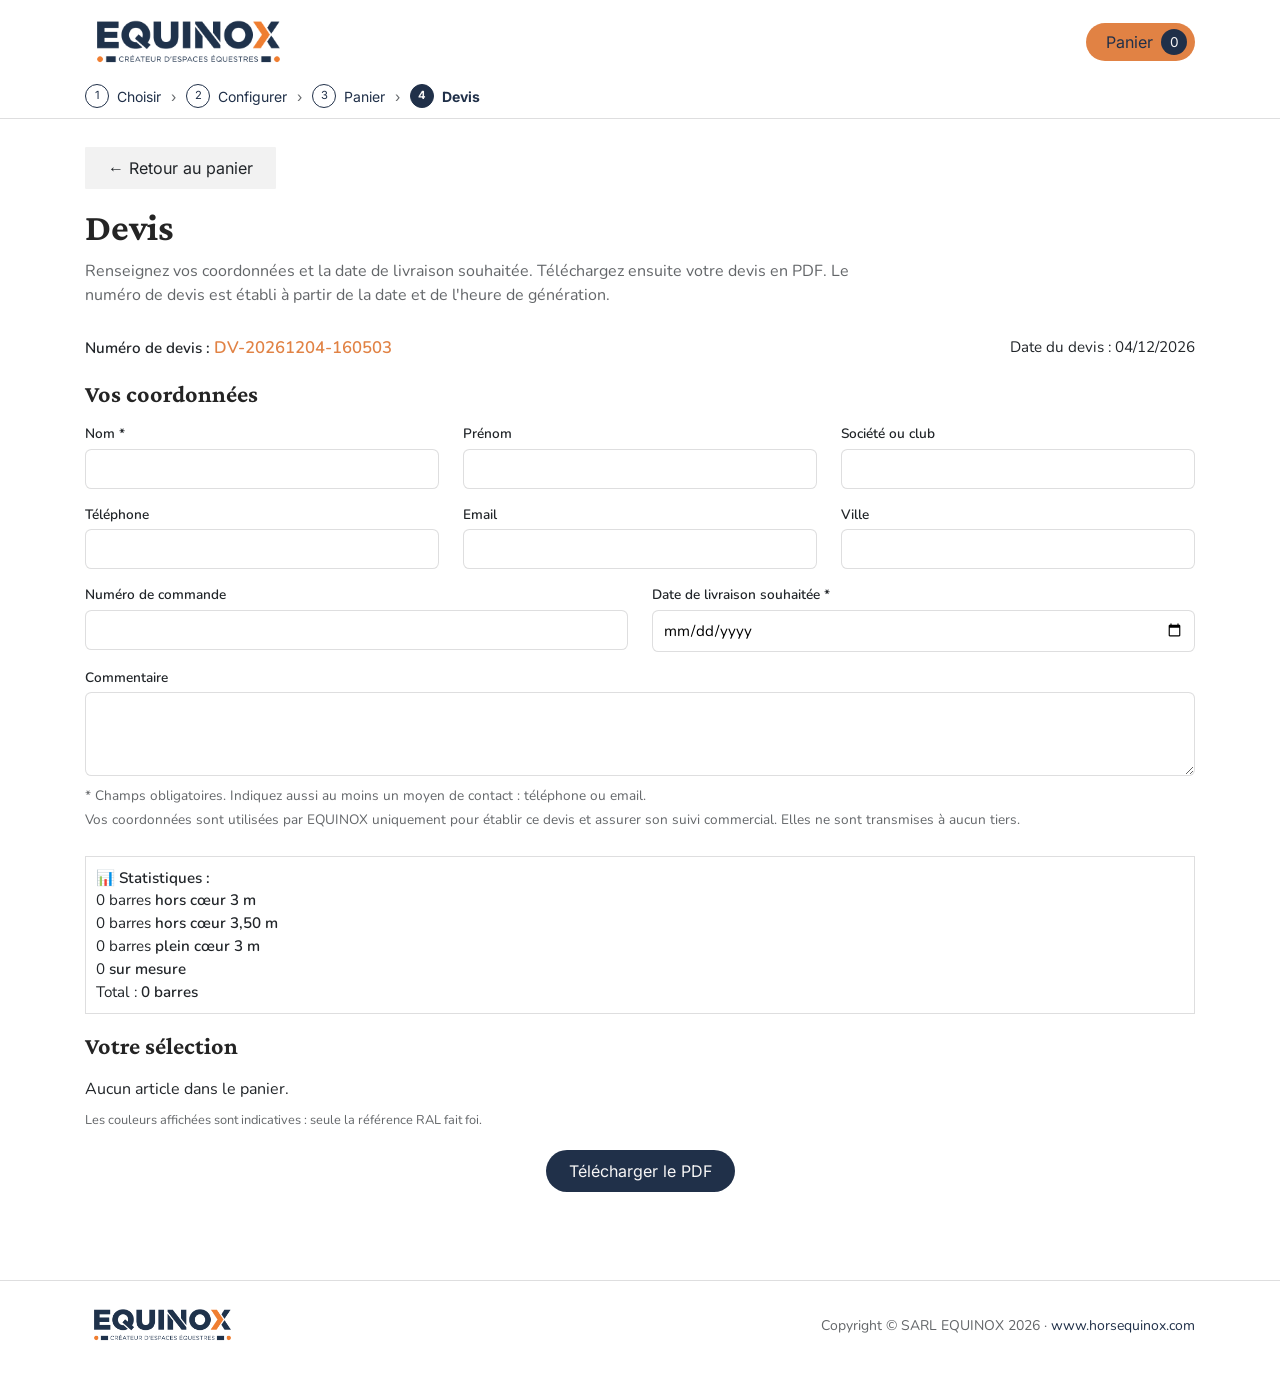
<file: devis.html>
<!DOCTYPE html>
<html lang="fr">

<head>
    <meta charset="UTF-8">
    <title>Devis - EQUINOX</title>
    <meta name="viewport" content="width=device-width, initial-scale=1.0">
    <meta name="description" content="Générez votre devis EQUINOX en PDF à partir des barres d'obstacles de votre panier.">
    <link rel="icon" href="img/icone-equinox.png" type="image/png">
    <link rel="manifest" href="manifest.webmanifest">
    <link rel="apple-touch-icon" href="img/icone-equinox.png">
    <link rel="stylesheet" href="css/site.css">
    <script src="js/layout.js" defer></script>
    <style>
        /* Devis : formulaire client, articles et pages du PDF. */

        form {
            width: 100%;
        }

        .form-grid {
            display: flex;
            flex-wrap: wrap;
            gap: 16px 24px;
            margin-bottom: 10px;
        }

        .form-group {
            display: flex;
            flex-direction: column;
            flex: 1 1 260px;
        }

        label {
            font-size: 0.85em;
            font-weight: 600;
            margin-bottom: 4px;
        }

        input,
        textarea {
            padding: 9px 10px;
            border: 1px solid var(--color-input-border);
            border-radius: var(--radius);
            font-size: 0.95em;
            font-family: inherit;
        }

        textarea {
            min-height: 72px;
            line-height: 1.4;
            resize: vertical;
        }

        /* Commentaire : toute la largeur du formulaire. */
        .form-group-wide {
            flex-basis: 100%;
        }

        /* Sous les champs : rappel des champs obligatoires, puis mention sur l'usage des données. */
        .form-hint,
        .privacy-notice {
            color: var(--color-text-muted);
            font-size: 0.85em;
            line-height: 1.5;
        }

        .privacy-notice {
            margin: 4px 0 25px;
        }

        .devis-info {
            margin-bottom: 20px;
            font-size: 0.95em;
            display: flex;
            flex-wrap: wrap;
            gap: 16px;
            justify-content: space-between;
            align-items: center;
        }

        .devis-info span.label {
            font-weight: 600;
        }

        .devis-number {
            font-size: 1.1em;
            font-weight: 600;
            color: var(--color-accent);
        }

        #statsContainer {
            margin: 0 0 18px 0;
            padding: 10px;
            font-size: 0.95em;
            background: var(--color-white);
            border: 1px solid var(--color-border-soft);
            line-height: 1.5;
        }

        #statsContainer strong {
            font-weight: 600;
        }

        .order-summary {
            margin-top: 15px;
        }

        /* Un bloc par article, à l'écran comme dans le PDF : l'aperçu de la barre sur toute la
           largeur, puis une ligne d'informations. */
        .article {
            margin-top: 14px;
            padding: 14px 16px 12px;
            border: 1px solid var(--color-border-soft);
            border-radius: 4px;
            background: var(--color-white);
        }

        /* L'image a une taille propre (voir drawingImage) : elle occupe la largeur du bloc, moins si
           sa hauteur est plafonnée, en gardant ses proportions. Pas d'object-fit : html2canvas l'ignore. */
        .article-preview img {
            display: block;
            max-width: 100%;
            max-height: 160px;
            width: auto;
            height: auto;
            margin: 0 auto;
        }

        .article-info {
            display: flex;
            flex-wrap: wrap;
            align-items: center;
            gap: 8px 26px;
            margin-top: 12px;
            padding-top: 10px;
            border-top: 1px solid var(--color-border-faint);
        }

        .article-name {
            font-size: 1.15em;
            font-weight: 600;
        }

        .article-qty {
            padding: 2px 12px;
            border-radius: 4px;
            background: var(--color-dark);
            color: var(--color-white);
            white-space: nowrap;
        }

        .article-qty strong {
            font-size: 1.5em;
        }

        .color-box {
            display: flex;
            flex-wrap: wrap;
            align-items: center;
            gap: 6px 16px;
        }

        /* Échantillon et référence côte à côte, sur une ligne. */
        .color-item {
            flex-direction: row;
            gap: 5px;
        }

        .color-sample {
            width: 22px;
            height: 22px;
            border: 1px solid var(--color-ink);
            display: inline-block;
            flex-shrink: 0;
        }

        .color-ref {
            font-size: 0.9em;
            color: var(--color-text-strong);
            font-weight: 600;
            white-space: nowrap;
        }

        /* Pages du PDF : construites hors écran au moment de la génération (voir buildPdfPages),
           à la largeur utile de la page. Leurs tailles sont en pixels : 1 px = 0,26 mm sur le papier. */
        .pdf-sheet {
            position: fixed;
            left: -10000px;
            top: 0;
        }

        .pdf-page {
            background: var(--color-white);
            font-size: 14px;
        }

        .pdf-running {
            display: flex;
            justify-content: space-between;
            align-items: baseline;
            gap: 20px;
            padding-bottom: 6px;
            border-bottom: 2px solid var(--color-accent);
        }

        .pdf-page-number {
            white-space: nowrap;
        }

        .pdf-head {
            display: flex;
            justify-content: space-between;
            align-items: baseline;
            gap: 20px;
            margin-top: 10px;
        }

        .pdf-title {
            font-family: var(--font-family-headings);
            font-weight: var(--font-weight-headings);
            font-size: 24px;
        }

        .pdf-title strong {
            color: var(--color-accent);
        }

        .pdf-client,
        .pdf-stats {
            display: flex;
            flex-wrap: wrap;
            gap: 4px 34px;
            margin-top: 8px;
        }

        /* Commentaire du client : sur toute la largeur, retours à la ligne conservés. */
        .pdf-comment {
            margin-top: 4px;
            white-space: pre-wrap;
            overflow-wrap: anywhere;
        }

        /* Cinq compteurs sur une seule ligne. */
        .pdf-stats {
            column-gap: 14px;
        }

        .pdf-page .article {
            margin-top: 10px;
            padding: 8px 10px;
        }

        /* Mention sur les couleurs : sous la sélection à l'écran, et en tête de la première page du PDF. */
        .ral-notice {
            margin-top: 10px;
            color: var(--color-text-muted);
            font-size: 0.8em;
            line-height: 1.5;
        }

        .pdf-notice {
            margin-top: 8px;
            color: var(--color-text-muted);
            font-size: 11px;
        }

        .pdf-page .article-info {
            margin-top: 8px;
            padding-top: 6px;
        }

        /* Plafond fixé par buildPdfPages (variable --preview-max-height), selon le format de la page. */
        .pdf-page .article-preview img {
            max-height: var(--preview-max-height);
        }

        .actions {
            margin-top: 20px;
            display: flex;
            flex-wrap: wrap;
            justify-content: center;
            gap: 12px;
        }

        .actions #loading {
            flex-basis: 100%;
            text-align: center;
        }

        #loading {
            display: none;
            font-size: 0.85em;
            color: var(--color-text-muted);
            margin-top: 8px;
        }

        @media (max-width: 768px) {
            .article {
                padding: 10px 10px 8px;
            }
        }
    </style>
</head>

<body>
    <section class="page-intro">
        <a href="panier.html" class="btn btn-neutral">← Retour au panier</a>
        <h1>Devis</h1>
        <p>
            Renseignez vos coordonnées et la date de livraison souhaitée. Téléchargez ensuite votre devis en PDF. Le numéro de devis est établi à partir de la date et de l'heure de génération.
        </p>
    </section>

    <main class="container">
        <div class="devis-info">
            <div>
                <span class="label">Numéro de devis :</span>
                <span class="devis-number" id="devisNumber"></span>
            </div>
            <div id="devisDateDisplay"></div>
        </div>

        <!-- autocomplete="off" : sur une tablette partagée (salon), le navigateur ne doit pas proposer
             à un visiteur les coordonnées des précédents. -->
        <form id="devisForm" onsubmit="return false;" autocomplete="off">
            <div class="section-title">Vos coordonnées</div>

            <div class="form-grid">
                <div class="form-group">
                    <label for="lastName">Nom *</label>
                    <input type="text" id="lastName" name="lastName" maxlength="80" autocapitalize="words" required>
                </div>

                <div class="form-group">
                    <label for="firstName">Prénom</label>
                    <input type="text" id="firstName" name="firstName" maxlength="80" autocapitalize="words">
                </div>

                <div class="form-group">
                    <label for="company">Société ou club</label>
                    <input type="text" id="company" name="company" maxlength="120">
                </div>

                <div class="form-group">
                    <label for="phone">Téléphone</label>
                    <input type="tel" id="phone" name="phone" maxlength="30" inputmode="tel">
                </div>

                <div class="form-group">
                    <label for="email">Email</label>
                    <input type="email" id="email" name="email" maxlength="120" inputmode="email" autocapitalize="off" spellcheck="false">
                </div>

                <div class="form-group">
                    <label for="city">Ville</label>
                    <input type="text" id="city" name="city" maxlength="80" autocapitalize="words">
                </div>

                <div class="form-group">
                    <label for="orderNumber">Numéro de commande</label>
                    <input type="text" id="orderNumber" name="orderNumber" maxlength="40">
                </div>

                <div class="form-group">
                    <label for="deliveryDate">Date de livraison souhaitée *</label>
                    <input type="date" id="deliveryDate" name="deliveryDate" required>
                </div>

                <div class="form-group form-group-wide">
                    <label for="comment">Commentaire</label>
                    <textarea id="comment" name="comment" rows="3" maxlength="600"></textarea>
                </div>
            </div>

            <p class="form-hint">* Champs obligatoires. Indiquez aussi au moins un moyen de contact : téléphone ou email.</p>
            <p class="privacy-notice">
                Vos coordonnées sont utilisées par EQUINOX uniquement pour établir ce devis et assurer son suivi commercial. Elles ne sont transmises à aucun tiers.
            </p>

            <div id="statsContainer">
                <strong>📊 Statistiques :</strong><br>
                <span id="countHorsCoeur3m">0</span> barres <strong>hors cœur 3 m</strong><br>
                <span id="countHorsCoeur35m">0</span> barres <strong>hors cœur 3,50 m</strong><br>
                <span id="countPleinCoeur">0</span> barres <strong>plein cœur 3 m</strong><br>
                <span id="countSurMesure">0</span> <strong>sur mesure</strong><br> Total : <strong><span id="countTotal">0</span> barres</strong>
            </div>

            <div class="order-summary">
                <div class="section-title">Votre sélection</div>
                <div id="orderList"></div>
                <p class="ral-notice">Les couleurs affichées sont indicatives : seule la référence RAL fait foi.</p>
            </div>
        </form>

        <div class="actions">
            <button type="button" class="btn btn-primary" id="downloadBtn" onclick="generatePdf()">Télécharger le PDF</button>
            <button type="button" class="btn btn-secondary" id="newQuoteBtn" hidden onclick="startNewQuote()">Nouveau devis</button>
            <p id="loading">Génération du PDF...</p>
        </div>
    </main>


    <!-- html2pdf.js 0.14.0, copie locale du fichier publié sur cdnjs -->
    <script src="js/vendor/html2pdf.bundle.min.js"></script>

    <script src="js/ral.js"></script>
    <script src="js/notify.js"></script>
    <script src="js/cart.js"></script>
    <script src="js/demandes.js"></script>
    <script>
        // Page du PDF, en millimètres. Portrait : les aperçus occupent toute la largeur utile
        // (190 mm) en restant bas (barre 11 mm, palanque 19 mm, première vue d'un modèle du
        // catalogue : 11 mm), ce qui met six articles par page. En paysage, ils seraient plus
        // larges (277 mm) mais leur hauteur devrait être plafonnée vers 13 mm pour rester aussi
        // bas, donc réduite en largeur sous les 190 mm du portrait pour la palanque.
        const PDF_PAGE = {
            orientation: "portrait",
            width: 210,
            height: 297,
            margin: 10
        };

        // Largeur propre des images d'aperçu, en pixels : un peu plus que celle d'une page du PDF
        // dessinée à l'échelle 2, pour que l'aperçu reste net une fois imprimé.
        const PREVIEW_WIDTH = 2400;

        // Sans backend, pas de compteur commun à tous les navigateurs : le numéro de devis
        // est établi à partir de la date et de l'heure, à la seconde près pour que deux devis
        // générés dans la même minute n'aient pas le même numéro, par exemple DV-20261109-150742.
        function formatDevisNumber(date) {
            const pad = n => String(n).padStart(2, "0");
            const day = `${date.getFullYear()}${pad(date.getMonth() + 1)}${pad(date.getDate())}`;
            return `DV-${day}-${pad(date.getHours())}${pad(date.getMinutes())}${pad(date.getSeconds())}`;
        }

        // Affiche le numéro de devis correspondant à `date` et le renvoie.
        function updateDevisNumber(date) {
            const devisNumber = formatDevisNumber(date);
            const span = document.getElementById("devisNumber");
            if (span) span.textContent = devisNumber;
            return devisNumber;
        }

        // Affiche la date du devis correspondant à `date` et la renvoie au format JJ/MM/AAAA.
        function updateDevisDate(date) {
            const frDate = date.toLocaleDateString('fr-FR', {
                year: 'numeric',
                month: '2-digit',
                day: '2-digit'
            });
            const el = document.getElementById("devisDateDisplay");
            if (el) el.textContent = "Date du devis : " + frDate;
            return frDate;
        }

        function makeColorsHtml(item) {
            return getDisplayColors(item).map(({ hex, label }) => `
                    <div class="color-item">
                        <span class="color-sample" style="background-color:${escapeHtml(hex)};"></span>
                        <span class="color-ref">${escapeHtml(label || "RAL inconnu")}</span>
                    </div>
                `).join("");
        }

        // "3.5m" (valeur enregistrée dans le panier) → "3,5 m".
        function formatLength(length) {
            const match = /^(\d+(?:\.\d+)?)\s*m$/.exec(String(length || "").trim());
            return match ? `${match[1].replace(".", ",")} m` : (length || "Non spécifié");
        }

        // "2026-12-04" (valeur d'un champ date) → "04/12/2026".
        function formatDateFr(isoDate) {
            const match = /^(\d{4})-(\d{2})-(\d{2})$/.exec(isoDate);
            return match ? `${match[3]}/${match[2]}/${match[1]}` : isoDate;
        }

        const svgDataUrl = svg => `data:image/svg+xml;utf8,${encodeURIComponent(svg)}`;

        // Charge `src` dans une image ; renvoie null si elle est illisible.
        function loadImage(src) {
            return new Promise(resolve => {
                const img = new Image();
                img.onload = () => resolve(img);
                img.onerror = () => resolve(null);
                img.src = src;
            });
        }

        // Zones réellement peintes d'une image de `width` x `height` (ses pixels non transparents),
        // dans les unités de l'image : une bande par groupe de lignes peintes consécutives, de haut
        // en bas, chacune cadrée sur ses pixels peints avec un pixel de marge. Renvoie [] si rien
        // n'est peint ou si l'image est illisible.
        function paintedBands(img, width, height) {
            const scale = Math.min(2000 / width, 2000 / height);
            const canvas = document.createElement("canvas");
            canvas.width = Math.ceil(width * scale);
            canvas.height = Math.ceil(height * scale);

            let pixels;
            try {
                const ctx = canvas.getContext("2d", { willReadFrequently: true });
                ctx.drawImage(img, 0, 0, canvas.width, canvas.height);
                pixels = ctx.getImageData(0, 0, canvas.width, canvas.height).data;
            } catch (err) {
                return [];
            }

            const bands = [];
            let band = null;
            for (let y = 0; y < canvas.height; y++) {
                let left = canvas.width, right = -1;
                for (let x = 0; x < canvas.width; x++) {
                    if (pixels[(y * canvas.width + x) * 4 + 3] === 0) continue;
                    if (x < left) left = x;
                    right = x;
                }
                if (right < 0) {
                    band = null; // ligne vide : fin de la bande en cours
                    continue;
                }
                if (!band) {
                    band = { left, right, top: y, bottom: y };
                    bands.push(band);
                }
                band.left = Math.min(band.left, left);
                band.right = Math.max(band.right, right);
                band.bottom = y;
            }

            const toX = px => Math.max(0, Math.min(canvas.width, px)) * width / canvas.width;
            const toY = px => Math.max(0, Math.min(canvas.height, px)) * height / canvas.height;
            return bands.map(b => {
                const x = toX(b.left - 1), y = toY(b.top - 1);
                return { x, y, width: toX(b.right + 2) - x, height: toY(b.bottom + 2) - y };
            });
        }

        // Image d'aperçu d'un article, cadrée sur le dessin de la barre. Le SVG enregistré dans le
        // panier ne l'est pas :
        // - les modèles du catalogue (hors cœur et plein cœur) dessinent quatre vues de la barre,
        //   l'une sous l'autre, dans une image de 500 x 280 dont elles n'occupent qu'une partie ;
        // - les barres personnalisées ont width="100%" et pas de hauteur : sans taille propre,
        //   elles sortaient tronquées dans le PDF. On leur donne la taille de leur viewBox.
        // On repère donc les zones réellement peintes et on en fait le cadre d'un SVG englobant, de
        // PREVIEW_WIDTH pixels de large. De quatre vues superposées, seule la première est gardée :
        // elle occupe toute la largeur de l'aperçu, qui n'a que la hauteur d'une barre.
        // Le SVG du panier n'est jamais inséré dans la page : il n'est lu qu'à travers une image,
        // qui n'exécute aucun script.
        // Renvoie { src, width, height }, ou null si le SVG est inexploitable.
        async function drawingImage(svgString) {
            const svg = new DOMParser().parseFromString(svgString || "", "image/svg+xml").documentElement;
            if (svg.nodeName !== "svg") return null;

            const absolute = name => {
                const match = /^(\d*\.?\d+)(px)?$/.exec((svg.getAttribute(name) || "").trim());
                return match ? Number(match[1]) : 0;
            };
            let width = absolute("width");
            let height = absolute("height");
            if (!(width > 0 && height > 0)) {
                const viewBox = (svg.getAttribute("viewBox") || "").trim().split(/[\s,]+/).map(Number);
                if (viewBox.length !== 4 || !(viewBox[2] > 0) || !(viewBox[3] > 0)) return null;
                width = viewBox[2];
                height = viewBox[3];
                svg.setAttribute("width", width);
                svg.setAttribute("height", height);
            }

            const sized = new XMLSerializer().serializeToString(svg);
            const img = await loadImage(svgDataUrl(sized));
            if (!img) return null;

            const bands = paintedBands(img, width, height);

            // Cadre de l'aperçu : la première des quatre vues d'un modèle du catalogue ; sinon
            // toutes les bandes peintes (toute l'image si rien n'est peint).
            let frame = { x: 0, y: 0, width, height };
            if (bands.length === 4) {
                frame = bands[0];
            } else if (bands.length) {
                const x = Math.min(...bands.map(b => b.x));
                const right = Math.max(...bands.map(b => b.x + b.width));
                const last = bands[bands.length - 1];
                frame = { x, y: bands[0].y, width: right - x, height: last.y + last.height - bands[0].y };
            }

            const previewHeight = Math.round(PREVIEW_WIDTH * frame.height / frame.width);
            const framed = `<svg xmlns="http://www.w3.org/2000/svg" viewBox="0 0 ${frame.width} ${frame.height}" ` +
                `width="${PREVIEW_WIDTH}" height="${previewHeight}">` +
                `<svg width="${frame.width}" height="${frame.height}" viewBox="${frame.x} ${frame.y} ${frame.width} ${frame.height}">${sized}</svg></svg>`;
            return { src: svgDataUrl(framed), width: PREVIEW_WIDTH, height: previewHeight };
        }

        // Bloc d'un article : l'aperçu de la barre sur toute la largeur puis, sur une ligne, la
        // désignation, la quantité, les dimensions et les couleurs avec leur RAL.
        async function createArticle(item) {
            const label = getModelLabel(item);
            const image = await drawingImage(item.svg);
            const preview = image ?
                `<img src="${image.src}" width="${image.width}" height="${image.height}" alt="${escapeHtml(label)}">` :
                "❌ Erreur SVG";

            const article = document.createElement("div");
            article.className = "article";
            article.innerHTML = `
                <div class="article-preview">${preview}</div>
                <div class="article-info">
                    <span class="article-name">${escapeHtml(label)}</span>
                    <span class="article-qty">Quantité : <strong>${escapeHtml(item.quantity)}</strong></span>
                    <span>Longueur : <strong>${escapeHtml(formatLength(item.length))}</strong></span>
                    ${item.height ? `<span>Hauteur : <strong>${escapeHtml(item.height)}</strong></span>` : ""}
                    ${item.diameter ? `<span>Diamètre : <strong>${escapeHtml(item.diameter)}</strong></span>` : ""}
                    <div class="color-box">${makeColorsHtml(item)}</div>
                </div>
            `;
            // L'article tel qu'il est enregistré dans l'historique des demandes (js/demandes.js).
            article.demandeArticle = {
                designation: label,
                quantite: parseInt(item.quantity, 10) || 1,
                longueur: formatLength(item.length),
                hauteur: item.height || "",
                diametre: item.diameter || "",
                couleurs: getDisplayColors(item).map(({ hex, label: ral }) => ({ hex, ral: ral || "" })),
                apercu: image ? image.src : ""
            };
            return article;
        }

        async function loadOrderSummary() {
            console.log("📦 Chargement du résumé de commande...");
            let cart = JSON.parse(localStorage.getItem("cart")) || [];
            const orderList = document.getElementById("orderList");

            orderList.innerHTML = "";
            // Statistiques par gamme (js/cart.js).
            showBarCounts(cart);

            if (cart.length === 0) {
                orderList.innerHTML = "<p>Aucun article dans le panier.</p>";
                console.log("ℹ️ Panier vide pour le devis.");
                return;
            }

            const articles = await Promise.all(cart.map(createArticle));
            articles.forEach(article => orderList.appendChild(article));

            console.log("✅ Résumé du devis chargé avec succès !");
        }

        // Attend que les images de `root` soient chargées, pour que les hauteurs mesurées soient définitives.
        function imagesLoaded(root) {
            return Promise.all(Array.from(root.querySelectorAll("img")).map(img =>
                img.complete ? null : new Promise(resolve => {
                    img.addEventListener("load", resolve, { once: true });
                    img.addEventListener("error", resolve, { once: true });
                })));
        }

        // En-tête d'une page du PDF. La première page porte les informations du devis en texte
        // simple, puis les statistiques ; les suivantes rappellent le numéro de devis et le client.
        function pdfHeaderHtml(info, isFirstPage) {
            const number = escapeHtml(info.devisNumber);
            const client = info.client;
            const pageNumber = `<span class="pdf-page-number"></span>`;
            // « Libellé : valeur », seulement pour les champs renseignés.
            const field = (label, value) => value ? `<span>${label} : <strong>${escapeHtml(value)}</strong></span>` : "";

            if (!isFirstPage) {
                const fullName = escapeHtml([client.nom, client.prenom].filter(Boolean).join(" "));
                const order = client.numeroCommande ? ` – Commande n° <strong>${escapeHtml(client.numeroCommande)}</strong>` : "";
                return `
                    <div class="pdf-running">
                        <span>EQUINOX – Devis n° <strong>${number}</strong> – Client : <strong>${fullName}</strong>${order}</span>
                        ${pageNumber}
                    </div>
                `;
            }

            const count = id => escapeHtml(document.getElementById(id).textContent);
            return `
                <div class="pdf-running">
                    <span><strong>EQUINOX</strong> – Créateur d'espaces équestres</span>
                    ${pageNumber}
                </div>
                <div class="pdf-head">
                    <span class="pdf-title">Devis n° <strong>${number}</strong></span>
                    <span>Date du devis : <strong>${escapeHtml(info.devisDate)}</strong></span>
                </div>
                <div class="pdf-client">
                    ${field("Nom", client.nom)}
                    ${field("Prénom", client.prenom)}
                    ${field("Société ou club", client.societe)}
                    ${field("Téléphone", client.telephone)}
                    ${field("Email", client.email)}
                    ${field("Ville", client.ville)}
                    ${field("Numéro de commande", client.numeroCommande)}
                    ${field("Date de livraison souhaitée", formatDateFr(client.dateLivraison))}
                </div>
                ${client.commentaire ? `<div class="pdf-comment">Commentaire : <strong>${escapeHtml(client.commentaire)}</strong></div>` : ""}
                <div class="pdf-stats">
                    <span>Statistiques :</span>
                    <span><strong>${count("countHorsCoeur3m")}</strong> hors cœur 3 m</span>
                    <span><strong>${count("countHorsCoeur35m")}</strong> hors cœur 3,50 m</span>
                    <span><strong>${count("countPleinCoeur")}</strong> plein cœur 3 m</span>
                    <span><strong>${count("countSurMesure")}</strong> sur mesure</span>
                    <span>Total : <strong>${count("countTotal")} barres</strong></span>
                </div>
                <div class="pdf-notice">Les couleurs reproduites sont indicatives : seule la référence RAL fait foi.</div>
            `;
        }

        // Répartit une copie des articles affichés sur les pages du PDF, construites dans `sheet`
        // (hors écran, à la largeur utile de la page), et renvoie ces pages. Un bloc qui ne tient
        // plus sur la page en cours ouvre la page suivante : il n'est donc jamais coupé, et chaque
        // page commence par son en-tête.
        async function buildPdfPages(sheet, info) {
            // Deux millimètres de moins que la hauteur utile : une page plus haute d'un seul pixel
            // serait découpée en deux par html2pdf.
            const maxHeight = (PDF_PAGE.height - 2 * PDF_PAGE.margin - 2) * 96 / 25.4;
            const heightOf = el => el.getBoundingClientRect().height;
            // Hauteur maximale de l'aperçu, en millimètres : le bloc d'un article (aperçu, ligne
            // d'informations et marges, soit environ 19 mm hors aperçu) ne dépasse pas le quart de
            // la hauteur utile de la page.
            const previewMaxHeight = (PDF_PAGE.height - 2 * PDF_PAGE.margin) / 4 - 19;

            const articles = Array.from(document.querySelectorAll("#orderList .article"), el => el.cloneNode(true));
            articles.forEach(article => sheet.appendChild(article));
            await imagesLoaded(sheet);

            // Le nombre de pages n'est connu qu'à la fin : pendant la répartition, le numéro de page
            // est occupé par un texte au moins aussi large que le numéro définitif, pour que
            // celui-ci ne fasse pas passer l'en-tête à la ligne (et grandir la page) après coup.
            const digits = "0".repeat(String(articles.length).length);
            const pages = [];
            const addPage = () => {
                const page = document.createElement("div");
                page.className = "pdf-page";
                page.style.setProperty("--preview-max-height", `${previewMaxHeight}mm`);
                page.innerHTML = pdfHeaderHtml(info, pages.length === 0);
                page.querySelector(".pdf-page-number").textContent = `Page ${digits} / ${digits}`;
                sheet.appendChild(page);
                pages.push(page);
                return page;
            };

            let page = addPage();
            articles.forEach(article => {
                page.appendChild(article);
                if (heightOf(page) > maxHeight && page.querySelectorAll(".article").length > 1) {
                    page = addPage();
                    page.appendChild(article);
                }

                // Seul sur sa page et encore trop haut : l'aperçu est réduit, proportions gardées.
                const excess = heightOf(page) - maxHeight;
                const img = article.querySelector("img");
                if (excess > 0 && img) {
                    img.style.height = `${Math.max(20, heightOf(img) - excess)}px`;
                    img.style.width = "auto";
                }
            });

            pages.forEach((p, i) => {
                p.querySelector(".pdf-page-number").textContent = `Page ${i + 1} / ${pages.length}`;
            });
            return pages;
        }

        // Coordonnées saisies dans le formulaire, telles qu'elles sont imprimées dans le PDF.
        function readClient() {
            const value = id => document.getElementById(id).value.trim();
            return {
                nom: value("lastName"),
                prenom: value("firstName"),
                societe: value("company"),
                telephone: value("phone"),
                email: value("email"),
                ville: value("city"),
                numeroCommande: value("orderNumber"),
                dateLivraison: value("deliveryDate"),
                commentaire: value("comment")
            };
        }

        // Première erreur de saisie : { id du champ, message }, ou null si tout est correct.
        // Obligatoires : le nom, un moyen de contact (téléphone ou email) et la date de livraison.
        function findClientError(client) {
            if (!client.nom) {
                return { id: "lastName", message: "Indiquez votre nom." };
            }
            if (!client.telephone && !client.email) {
                return { id: "phone", message: "Indiquez au moins un moyen de contact : téléphone ou email." };
            }
            if (client.telephone && client.telephone.replace(/\D/g, "").length < 6) {
                return { id: "phone", message: "Ce numéro de téléphone semble incomplet." };
            }
            if (client.email && !/^[^\s@]+@[^\s@]+\.[^\s@]+$/.test(client.email)) {
                return { id: "email", message: "Cette adresse email semble incorrecte (exemple : nom@domaine.fr)." };
            }
            if (!client.dateLivraison) {
                return { id: "deliveryDate", message: "Indiquez la date de livraison souhaitée." };
            }
            return null;
        }

        // html2canvas dessine le PDF à partir d'une copie de la page, placée dans un cadre à part.
        // Ce cadre n'est pas servi par le service worker (sw.js) : laissé à lui-même, il
        // redemanderait la feuille de style et les polices au réseau, et le PDF sortirait sans
        // mise en forme hors ligne (ou attendrait sans fin sur un wifi sans Internet). On lui
        // fournit donc directement les styles du site, polices incorporées (voir pdfCloneOptions).

        // Texte des feuilles de style de la page, les fichiers qu'elles citent (polices) étant
        // remplacés par leur contenu en data: URL. Lu une fois, par la page (donc par le cache
        // hors ligne), puis gardé pour les PDF suivants.
        let pdfStylesPromise = null;
        function pdfStyles() {
            if (!pdfStylesPromise) {
                const toDataUrl = blob => new Promise((resolve, reject) => {
                    const reader = new FileReader();
                    reader.onload = () => resolve(reader.result);
                    reader.onerror = () => reject(reader.error);
                    reader.readAsDataURL(blob);
                });
                const load = async url => {
                    const response = await fetch(url);
                    if (!response.ok) throw new Error(`${url} : réponse ${response.status}`);
                    return response;
                };
                pdfStylesPromise = Promise.all(Array.from(document.querySelectorAll('link[rel="stylesheet"]'), async link => {
                    let css = await (await load(link.href)).text();
                    const refs = new Set(Array.from(css.matchAll(/url\(\s*['"]?([^'")]+?)['"]?\s*\)/g), match => match[1]));
                    for (const ref of refs) {
                        if (ref.startsWith("data:")) continue;
                        const dataUrl = await toDataUrl(await (await load(new URL(ref, link.href))).blob());
                        css = css.split(ref).join(dataUrl);
                    }
                    return css;
                })).then(sheets => sheets.join("\n"));
                // Échec (fichier manquant) : on réessaiera au prochain PDF.
                pdfStylesPromise.catch(() => { pdfStylesPromise = null; });
            }
            return pdfStylesPromise;
        }

        // Options de html2canvas pour que la copie de la page ne demande rien au réseau.
        const pdfCloneOptions = {
            // Hors de la copie : les feuilles de style liées, les scripts et les images chargées
            // par adresse (logos de l'en-tête et du pied de page). Les aperçus des barres sont
            // des images en data: URL, ils restent.
            ignoreElements: element => element.matches("link, script") ||
                (element.tagName === "IMG" && !element.src.startsWith("data:")),
            // Dans la copie : les styles du site en tête du <head>, avant le <style> de la page
            // comme dans l'original, puis on attend que ses polices soient prêtes.
            onclone: async clonedDocument => {
                const style = clonedDocument.createElement("style");
                style.textContent = await pdfStyles();
                clonedDocument.head.prepend(style);
                await Promise.all(Array.from(clonedDocument.fonts, face => face.load().catch(() => null)));
            }
        };

        async function generatePdf() {
            const client = readClient();
            const downloadBtn = document.getElementById("downloadBtn");
            const loadingText = document.getElementById("loading");

            clearErrors();
            const error = findClientError(client);
            if (error) {
                showError(error.id, error.message);
                return;
            }

            await summaryReady;
            if (!document.querySelector("#orderList .article")) {
                showError("downloadBtn", "Votre panier est vide : ajoutez des barres avant de générer un devis.");
                return;
            }

            // Le numéro et la date imprimés sont ceux du moment de la génération.
            const now = new Date();
            const devisNumber = updateDevisNumber(now);
            const devisDate = updateDevisDate(now);

            downloadBtn.disabled = true;
            loadingText.style.display = "block";

            const sheet = document.createElement("div");
            sheet.className = "pdf-sheet";
            sheet.style.width = `${PDF_PAGE.width - 2 * PDF_PAGE.margin}mm`;
            document.body.appendChild(sheet);

            const opt = {
                margin: PDF_PAGE.margin,
                // Nom du client et numéro de devis, ex. Devis_EQX_Dupont_DV-20261112-101500.pdf (js/demandes.js).
                filename: devisPdfFileName(client.nom, devisNumber),
                image: {
                    type: 'jpeg',
                    quality: 0.95
                },
                // Échelle 2 : environ 190 points par pouce, pour un aperçu net à l'impression.
                html2canvas: {
                    scale: 2,
                    ...pdfCloneOptions
                },
                jsPDF: {
                    unit: 'mm',
                    format: [PDF_PAGE.width, PDF_PAGE.height],
                    orientation: PDF_PAGE.orientation
                }
            };

            try {
                const pages = await buildPdfPages(sheet, { devisNumber, devisDate, client });

                // Chaque page est dessinée séparément puis ajoutée au PDF : html2pdf dessinerait
                // sinon tout le devis en une seule image, trop grande pour un long panier.
                let worker = html2pdf().set(opt).from(pages[0]).toPdf();
                pages.slice(1).forEach(page => {
                    worker = worker.get("pdf").then(pdf => {
                        pdf.addPage();
                    }).from(page).toContainer().toCanvas().toPdf();
                });
                const pdf = await worker.get("pdf");

                // La demande est enregistrée sur l'appareil avant le téléchargement : elle se
                // retrouve dans demandes.html même si le fichier PDF est égaré.
                const saved = await saveDemande({
                    numero: devisNumber,
                    date: now.toISOString(),
                    client,
                    statistiques: countBars(readCart()),
                    articles: Array.from(document.querySelectorAll("#orderList .article"), el => el.demandeArticle),
                    envoyee: false,
                    exportee: false,
                    pdf: pdf.output("arraybuffer")
                }).then(() => true, err => {
                    console.error("Demande non enregistrée :", err);
                    return false;
                });

                await pdf.save(opt.filename, { returnPromise: true });
                if (saved) {
                    showToast("Devis téléchargé.", { type: "success" });
                } else {
                    showToast("Devis téléchargé, mais la demande n'a pas pu être enregistrée sur cet appareil : conservez le PDF.", { type: "error", duration: 12000 });
                }
                document.getElementById("newQuoteBtn").hidden = false;
            } catch (err) {
                console.error("Erreur lors de la génération du PDF :", err);
                showToast("Une erreur est survenue pendant la génération du PDF.", { type: "error" });
            } finally {
                sheet.remove();
                downloadBtn.disabled = false;
                loadingText.style.display = "none";
            }
        }

        // Après téléchargement, pour passer au visiteur suivant : vider (avec confirmation) le panier
        // et les coordonnées saisies, puis repartir de l'accueil. Les couleurs de « Mes RAL »
        // (clé "myRals", js/ral-picker.js) sont conservées.
        async function startNewQuote() {
            const ok = await confirmDialog("Commencer un nouveau devis ? Le panier et les coordonnées saisies seront effacés.", { okLabel: "Nouveau devis" });
            if (!ok) return;
            writeCart([]);
            document.getElementById("devisForm").reset();
            clearErrors();
            // Dernier configurateur ouvert par le visiteur précédent (étape « Configurer », js/layout.js).
            try { localStorage.removeItem("lastConfigUrl"); } catch (e) { /* stockage indisponible */ }
            window.location.href = "index.html";
        }

        // Résolue quand les articles du panier sont affichés.
        let summaryReady = Promise.resolve();

        document.addEventListener("DOMContentLoaded", () => {
            // Année du pied de page : toujours l'année courante.
            updateDevisNumber(new Date());
            updateDevisDate(new Date());
            summaryReady = loadOrderSummary();
        });

        // Tablette : quand le clavier virtuel s'ouvre, le champ en cours et son libellé sont ramenés
        // dans la zone restée visible, entre l'en-tête (collé en haut) et le haut du clavier.
        function keepFieldVisible() {
            const field = document.activeElement;
            const group = field && field.closest("#devisForm .form-group");
            if (!group) return;

            const viewport = window.visualViewport;
            const header = document.querySelector(".site-header");
            const top = Math.max(header ? header.getBoundingClientRect().bottom : 0, viewport ? viewport.offsetTop : 0) + 8;
            const bottom = (viewport ? viewport.offsetTop + viewport.height : window.innerHeight) - 8;
            const rect = group.getBoundingClientRect();
            if (rect.top >= top && rect.bottom <= bottom) return;

            // On remonte le champ juste au-dessus du clavier, sans faire passer son libellé sous l'en-tête.
            const delta = rect.bottom > bottom ? Math.min(rect.bottom - bottom, rect.top - top) : rect.top - top;
            window.scrollBy({ top: delta, behavior: "smooth" });
        }
        // À la prise de focus (le temps que le clavier s'ouvre), puis à chaque changement de la zone visible.
        document.getElementById("devisForm").addEventListener("focusin", () => setTimeout(keepFieldVisible, 300));
        if (window.visualViewport) window.visualViewport.addEventListener("resize", keepFieldVisible);

        // Page réaffichée par « Retour » telle que le navigateur l'avait gardée en mémoire : elle
        // montrerait encore la sélection du visiteur précédent. On la recharge depuis le panier.
        window.addEventListener("pageshow", event => {
            if (event.persisted) window.location.reload();
        });
    </script>
</body>

</html>
</file>
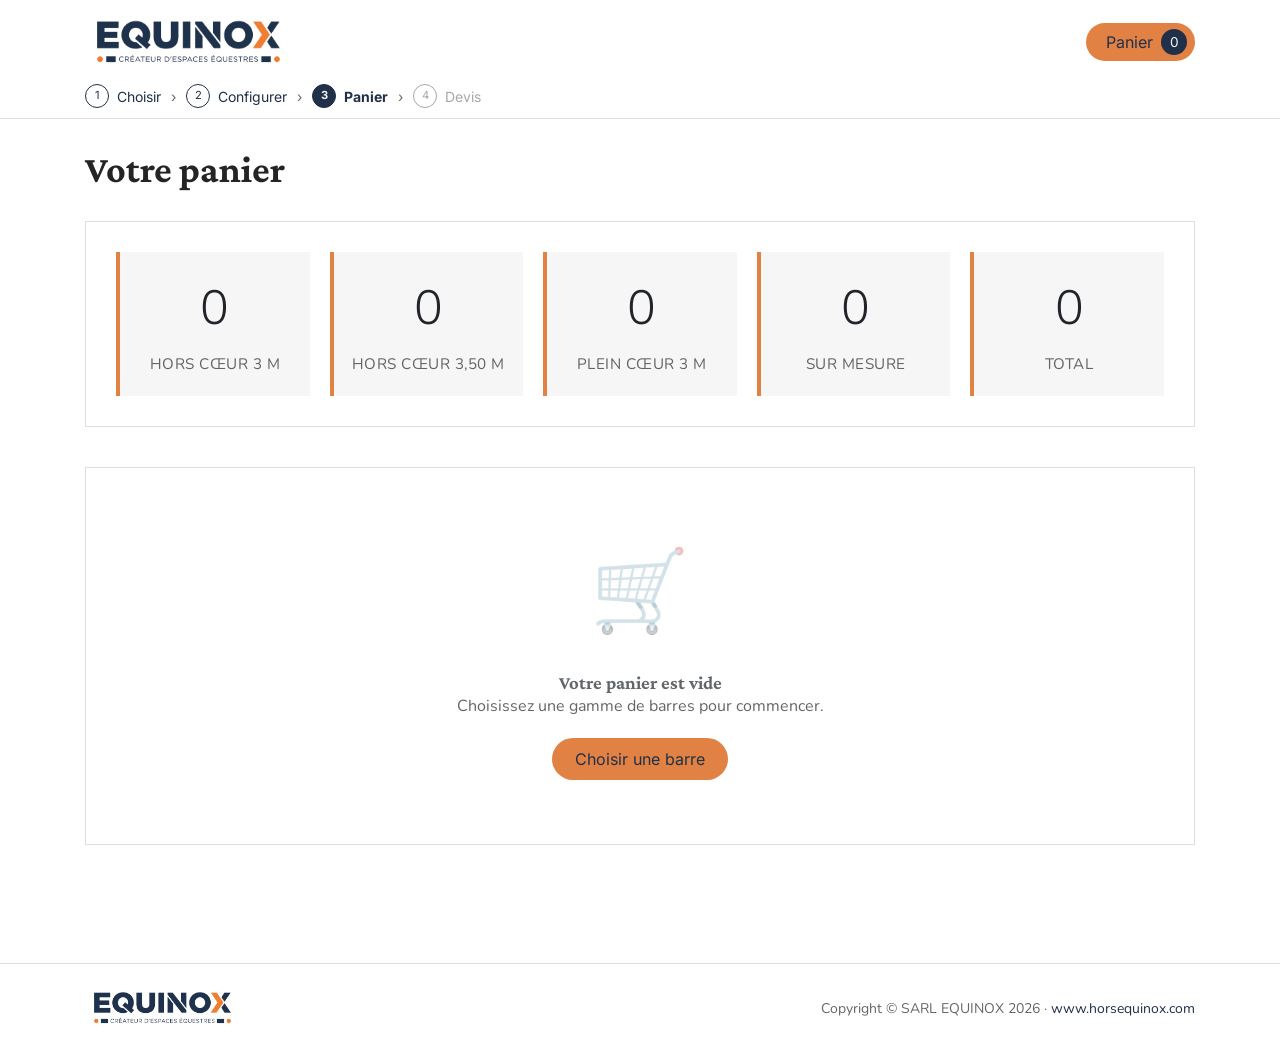
<file: panier.html>
<!DOCTYPE html>
<html lang="fr">

<head>
    <meta charset="UTF-8">
    <meta name="viewport" content="width=device-width, initial-scale=1.0">
    <title>Panier</title>
    <meta name="description" content="Votre panier EQUINOX : vérifiez vos barres d'obstacles, modifiez les quantités ou les couleurs, puis générez votre devis.">
    <link rel="icon" href="img/icone-equinox.png" type="image/png">
    <link rel="manifest" href="manifest.webmanifest">
    <link rel="apple-touch-icon" href="img/icone-equinox.png">
    <link rel="stylesheet" href="css/site.css">
    <script src="js/layout.js" defer></script>
    <style>
        /* Panier : compteurs, articles et actions. */

        body {
            min-height: 100vh;
        }

        .stats-card {
            background: var(--color-white);
            border: 1px solid var(--color-border);
            padding: 30px;
            margin-bottom: 40px;
            display: grid;
            grid-template-columns: repeat(5, 1fr);
            gap: 20px;
        }

        .stat-item {
            text-align: center;
            padding: 20px 8px;
            background: var(--color-bg-panel);
            border-left: 4px solid var(--color-accent);
        }

        .stat-number {
            font-size: 3em;
            font-weight: 300;
            display: block;
            margin-bottom: 8px;
            color: var(--color-text);
        }

        .stat-label {
            font-size: 0.95em;
            color: var(--color-text-muted);
            text-transform: uppercase;
            letter-spacing: 0.5px;
        }

        .section-title {
            margin: 40px 0 20px;
            display: flex;
            align-items: center;
            gap: 10px;
        }

        .cart-section {
            background: var(--color-white);
            border: 1px solid var(--color-border);
            margin-bottom: 30px;
        }

        .cart-item {
            display: grid;
            grid-template-columns: 140px 1fr auto;
            gap: 30px;
            padding: 30px;
            border-bottom: 1px solid var(--color-light);
            align-items: center;
            transition: background 0.2s;
        }

        .cart-item:hover {
            background: var(--color-bg-soft);
        }

        .cart-item:last-child {
            border-bottom: none;
        }

        .item-image {
            width: 120px;
            height: auto;
            border: 1px solid var(--color-border);
            padding: 10px;
            background: var(--color-white);
        }

        .item-details {
            display: flex;
            flex-direction: column;
            gap: 12px;
        }

        .item-model {
            font-size: 1.3em;
            font-weight: 400;
            color: var(--color-text);
            overflow-wrap: anywhere;
        }

        .item-length {
            color: var(--color-text-muted);
            font-size: 0.95em;
        }

        .color-box {
            display: flex;
            flex-wrap: wrap;
            gap: 8px;
            margin-top: 5px;
        }

        .color-sample {
            width: 45px;
            height: 25px;
            border: 1px solid var(--color-input-border);
            box-shadow: 0 1px 3px rgba(0, 0, 0, 0.1);
        }

        /* Libellé aligné comme son article (centré sur téléphone seulement). */
        .color-label {
            color: var(--color-text-soft);
            text-align: inherit;
        }

        .item-actions {
            display: flex;
            flex-direction: column;
            gap: 10px;
            align-items: flex-end;
        }

        .quantity-control {
            display: flex;
            align-items: center;
            gap: 10px;
            background: var(--color-bg-panel);
            padding: 8px 15px;
            border: 1px solid var(--color-border);
        }

        .quantity-input {
            width: 60px;
            text-align: center;
            border: 1px solid var(--color-input-border);
            padding: 6px;
            font-size: 1em;
        }

        .action-buttons {
            display: flex;
            gap: 10px;
        }

        .bottom-actions {
            display: flex;
            justify-content: space-between;
            gap: 15px;
            flex-wrap: wrap;
            margin-top: 40px;
            padding: 32px 0;
            border-top: 1px solid var(--color-border);
        }

        .bottom-actions-left {
            display: flex;
            align-items: center;
            gap: 12px;
            flex-wrap: wrap;
        }

        /* « Vider le panier » : discret, comme un lien */
        .btn-clear-cart {
            padding: 6px 12px;
            font-size: 0.9em;
            color: var(--color-text-muted);
        }

        .empty-cart .btn {
            margin-top: 20px;
        }

        .empty-cart {
            text-align: center;
            padding: 64px 20px;
            color: var(--color-text-muted);
        }

        .empty-cart-icon {
            font-size: 5em;
            margin-bottom: 20px;
            opacity: 0.5;
        }

        @media (max-width: 768px) {
            .cart-item {
                grid-template-columns: minmax(0, 1fr);
                text-align: center;
            }
            .item-actions {
                align-items: center;
            }
            .action-buttons {
                flex-direction: column;
                width: 100%;
            }
            .btn {
                width: 100%;
            }
            .bottom-actions-left {
                width: 100%;
            }
        }

        /* Sur tablette et téléphone, les quatre gammes se rangent deux par deux et le total occupe
           toute la largeur en dessous, sans dépasser de l'écran. */
        @media (max-width: 900px) {
            .stats-card {
                grid-template-columns: repeat(2, 1fr);
            }
            .stat-total {
                grid-column: 1 / -1;
            }
        }

        @media (max-width: 520px) {
            .stats-card {
                padding: 12px;
                gap: 8px;
            }
            .stat-item {
                padding: 12px 4px;
            }
            .stat-number {
                font-size: 2.2em;
            }
            .stat-label {
                font-size: 0.8em;
            }
        }
    </style>
</head>

<body>
    <section class="page-intro">
        <h1>Votre panier</h1>
    </section>

    <div class="container">
        <div class="main-content">
            <div class="stats-card">
                <div class="stat-item">
                    <span class="stat-number" id="countHorsCoeur3m">0</span>
                    <span class="stat-label">Hors cœur 3&nbsp;m</span>
                </div>
                <div class="stat-item">
                    <span class="stat-number" id="countHorsCoeur35m">0</span>
                    <span class="stat-label">Hors cœur 3,50&nbsp;m</span>
                </div>
                <div class="stat-item">
                    <span class="stat-number" id="countPleinCoeur">0</span>
                    <span class="stat-label">Plein cœur 3&nbsp;m</span>
                </div>
                <div class="stat-item">
                    <span class="stat-number" id="countSurMesure">0</span>
                    <span class="stat-label">Sur mesure</span>
                </div>
                <div class="stat-item stat-total">
                    <span class="stat-number" id="countTotal">0</span>
                    <span class="stat-label">Total</span>
                </div>
            </div>

            <div id="individualSection" style="display: none;">
                <h2 class="section-title">Barres individuelles</h2>
                <div class="cart-section" id="individualBarsContainer"></div>
            </div>

            <div id="emptyCart" class="cart-section empty-cart" style="display: none;">
                <div class="empty-cart-icon">🛒</div>
                <h3>Votre panier est vide</h3>
                <p>Choisissez une gamme de barres pour commencer.</p>
                <a href="index.html" class="btn btn-secondary">Choisir une barre</a>
            </div>

            <div class="bottom-actions" id="bottomActions">
                <div class="bottom-actions-left">
                    <a href="index.html" class="btn btn-secondary">Continuer mes achats</a>
                    <button type="button" class="btn btn-neutral btn-clear-cart" onclick="clearCart().then(done => { if (done) loadCart(); })">Vider le panier</button>
                </div>
                <a href="devis.html" class="btn btn-primary">Générer le devis</a>
            </div>
        </div>
    </div>

    <script src="js/ral.js"></script>
    <script src="js/notify.js"></script>
    <script src="js/cart.js"></script>
    <script>
        document.addEventListener("DOMContentLoaded", () => {
            loadCart();
        });

        // Page réaffichée par « Retour » telle que le navigateur l'avait gardée en mémoire : le
        // panier a pu être vidé entre-temps (« Nouveau devis »), on le relit.
        window.addEventListener("pageshow", event => {
            if (event.persisted) {
                loadCart();
                if (typeof window.updateCartCount === "function") window.updateCartCount();
            }
        });

        function makeColorsHtml(item) {
            return getDisplayColors(item).map(({ hex, label }) => `
                    <div class="color-item">
                        <div class="color-sample" style="background-color:${escapeHtml(hex)};"></div>
                        ${label ? `<div class="color-label">${escapeHtml(label)}</div>` : ""}
                    </div>
                `).join("");
        }

        function loadCart() {
            let cart = JSON.parse(localStorage.getItem("cart")) || [];
            console.log("📦 Contenu du panier :", cart);

            // Compteurs par gamme (js/cart.js).
            showBarCounts(cart);
            document.getElementById("bottomActions").style.display = cart.length === 0 ? "none" : "";

            const individualContainer = document.getElementById("individualBarsContainer");
            const individualSection = document.getElementById("individualSection");
            const emptyCart = document.getElementById("emptyCart");

            individualContainer.innerHTML = "";

            if (cart.length === 0) {
                emptyCart.style.display = "block";
                individualSection.style.display = "none";
                return;
            }

            emptyCart.style.display = "none";
            individualSection.style.display = "block";
            cart.forEach((item, index) => {
                individualContainer.innerHTML += createIndividualItemHtml(item, index);
            });

            console.log("✅ Panier affiché.");
        }

        function createIndividualItemHtml(item, index) {
            const svgDataUrl = item.svg
                ? `data:image/svg+xml;utf8,${encodeURIComponent(item.svg)}`
                : "";

            const colorBoxes = makeColorsHtml(item);

            return `
                <div class="cart-item">
                    <div>
                        ${svgDataUrl
                            ? `<img src="${svgDataUrl}" alt="${escapeHtml(getModelLabel(item))}" class="item-image">`
                            : '<div class="item-image" style="display:flex;align-items:center;justify-content:center;background:#f0f0f0;">❌</div>'}
                    </div>
                    <div class="item-details">
                        <div class="item-model">${escapeHtml(getModelLabel(item))}</div>
                        <div class="item-length">📏 Longueur : ${escapeHtml(item.length || "Non spécifié")}</div>
                        ${item.height ? `<div class="item-length">📐 Hauteur : ${escapeHtml(item.height)}</div>` : ''}
                        ${item.diameter ? `<div class="item-length">⭕ Diamètre : ${escapeHtml(item.diameter)}</div>` : ''}
                        <div class="color-box">${colorBoxes}</div>
                    </div>
                    <div class="item-actions">
                        <div class="quantity-control">
                            <label>Quantité :</label>
                            <input type="number" value="${escapeHtml(item.quantity)}" min="1"
                                   id="qty-${index}" class="quantity-input"
                                   onchange="updateQuantity(${index})">
                        </div>
                        <div class="action-buttons">
                            <button class="btn btn-secondary" onclick="redirectToConfig(${index})">Modifier</button>
                            <button class="btn btn-neutral" onclick="removeFromCart(${index})">Supprimer</button>
                        </div>
                    </div>
                </div>
            `;
        }

        function updateQuantity(index) {
            let cart = JSON.parse(localStorage.getItem("cart")) || [];
            const input = document.getElementById(`qty-${index}`);
            const newQty = parseInt(input.value);

            if (newQty > 0) {
                cart[index].quantity = newQty;
                localStorage.setItem("cart", JSON.stringify(cart));
                loadCart();
            } else {
                input.value = cart[index].quantity;
                showError(input, "La quantité doit être au moins 1.");
            }
        }

        // Supprimer une barre qui a une palanque ou une octo assortie propose, pour chacune, de la
        // supprimer aussi. Si elle est gardée, elle n'est plus liée à une barre et devient
        // modifiable seule.
        async function removeFromCart(index) {
            const ok = await confirmDialog("Supprimer cet article du panier ?", { okLabel: "Supprimer" });
            if (!ok) return;
            let cart = JSON.parse(localStorage.getItem("cart")) || [];
            const removed = [index];
            for (const kind of Object.values(MATCHING_KINDS)) {
                const linked = kind.find(cart, cart[index]);
                if (!linked) continue;
                const remove = await confirmDialog(
                    `Cette barre a ${kind.a} dans le panier. La supprimer aussi ?`,
                    { okLabel: `Supprimer aussi ${kind.the}`, cancelLabel: `Garder ${kind.the}` });
                if (remove) removed.push(linked.index);
                else delete linked.item.linkedTo;
            }
            cart = cart.filter((item, i) => !removed.includes(i));
            writeCart(cart);
            loadCart();
        }

        // « Modifier » rouvre l'article dans son configurateur. Une palanque ou une octo assortie
        // se modifie avec sa barre (mêmes couleurs) : on ouvre donc le configurateur de la barre,
        // qui reprend ses options (hauteur ou diamètre, quantité).
        function redirectToConfig(index) {
            let cart = JSON.parse(localStorage.getItem("cart")) || [];
            const bar = findLinkedBar(cart, cart[index]);
            const editUrl = bar ? getEditUrl(bar.item, bar.index) : getEditUrl(cart[index], index);

            if (editUrl) {
                window.location.href = editUrl;
            } else {
                showToast("Cet article ne peut pas être modifié : son configurateur d'origine est inconnu. Supprimez-le puis recréez-le.", { type: "error" });
            }
        }
    </script>
</body>

</html>
</file>
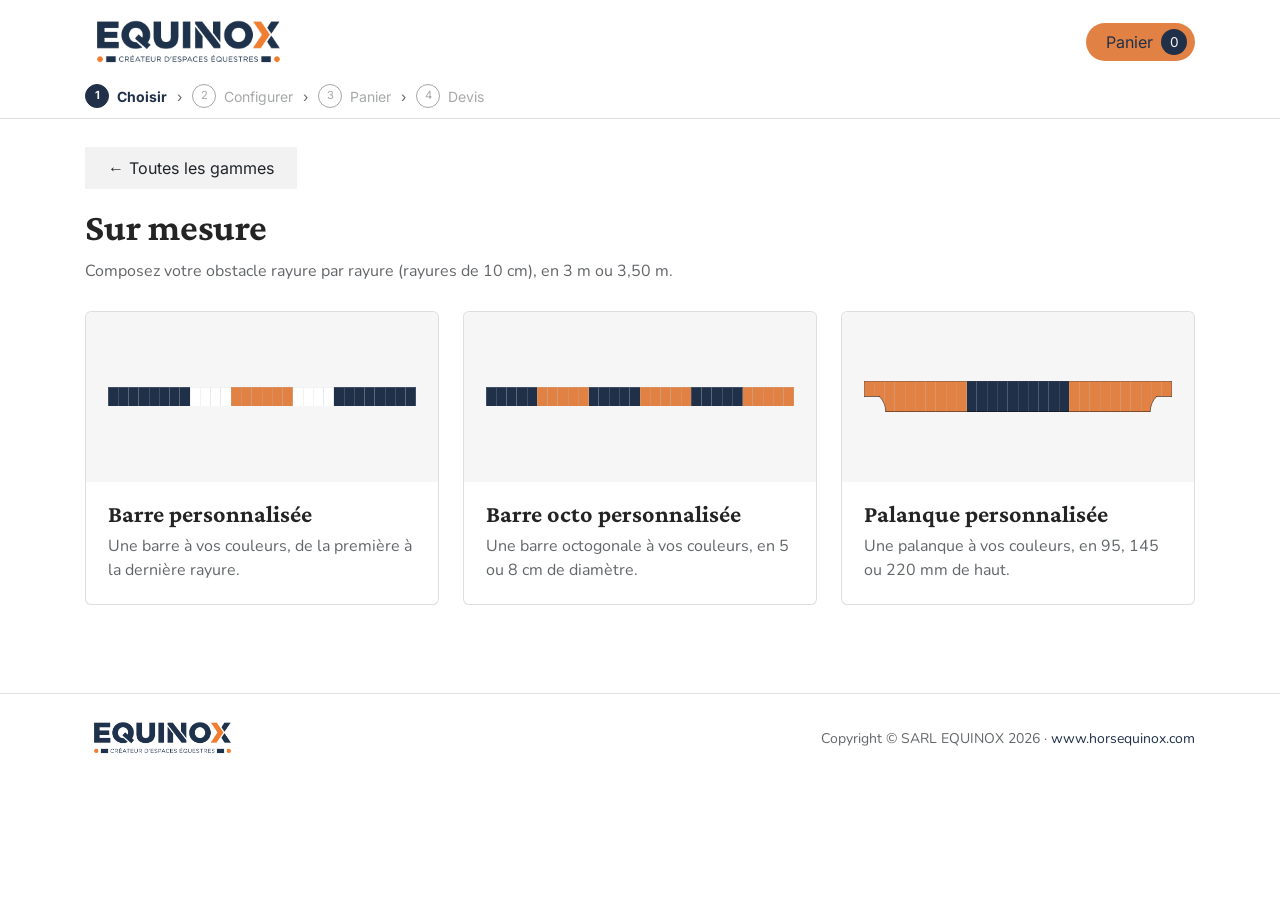
<file: sur-mesure.html>
<!DOCTYPE html>
<html lang="fr">

<head>
    <meta charset="UTF-8">
    <title>EQUINOX - Barres sur mesure</title>
    <meta name="viewport" content="width=device-width, initial-scale=1.0">
    <meta name="description" content="Barres d'obstacles EQUINOX sur mesure : barre, barre octo ou palanque à vos couleurs RAL, rayure par rayure.">
    <link rel="icon" href="img/icone-equinox.png" type="image/png">
    <link rel="manifest" href="manifest.webmanifest">
    <link rel="apple-touch-icon" href="img/icone-equinox.png">
    <link rel="stylesheet" href="css/site.css">
    <script src="js/layout.js" defer></script>
</head>

<body>
    <section class="page-intro">
        <a href="index.html" class="btn btn-neutral">← Toutes les gammes</a>
        <h1>Sur mesure</h1>
        <p>Composez votre obstacle rayure par rayure (rayures de 10 cm), en 3 m ou 3,50 m.</p>
    </section>

    <main class="container">
        <div class="choices">
            <a class="choice" href="config_personnalisee.html">
                <div class="choice-visual">
                    <img src="img/apercu-barre-personnalisee.svg" alt="">
                </div>
                <div class="choice-body">
                    <h2>Barre personnalisée</h2>
                    <p>Une barre à vos couleurs, de la première à la dernière rayure.</p>
                </div>
            </a>
            <a class="choice" href="config_bar_octo.html">
                <div class="choice-visual">
                    <img src="img/apercu-barre-octo.svg" alt="">
                </div>
                <div class="choice-body">
                    <h2>Barre octo personnalisée</h2>
                    <p>Une barre octogonale à vos couleurs, en 5 ou 8 cm de diamètre.</p>
                </div>
            </a>
            <a class="choice" href="config_personnalisee_forme2.html">
                <div class="choice-visual">
                    <img src="img/apercu-palanque.svg" alt="">
                </div>
                <div class="choice-body">
                    <h2>Palanque personnalisée</h2>
                    <p>Une palanque à vos couleurs, en 95, 145 ou 220 mm de haut.</p>
                </div>
            </a>
        </div>
    </main>
</body>

</html>
</file>
<file: css/site.css>
/* Styles communs aux pages du configurateur EQUINOX (accueil, catalogue, sur mesure, configurateurs,
   panier, devis).
   Chaque page garde dans son propre <style>, après ce fichier, ce qui lui est propre et ses
   écarts par rapport aux valeurs ci-dessous. Le thème (couleurs, police) se règle dans :root. */

/* Polices embarquées (fonts/, licence SIL OFL 1.1, voir DESIGN.md § 4) : aucun appel réseau.
   Nunito et Inter sont des polices variables (un fichier couvre toutes les graisses). */

@font-face {
    font-family: 'Nunito';
    font-style: normal;
    font-weight: 300 700;
    font-display: swap;
    src: url('../fonts/nunito.woff2') format('woff2');
}

@font-face {
    font-family: 'Crimson Pro';
    font-style: normal;
    font-weight: 700;
    font-display: swap;
    src: url('../fonts/crimson-pro-700.woff2') format('woff2');
}

@font-face {
    font-family: 'Crimson Pro';
    font-style: italic;
    font-weight: 700;
    font-display: swap;
    src: url('../fonts/crimson-pro-700italic.woff2') format('woff2');
}

@font-face {
    font-family: 'Inter';
    font-style: normal;
    font-weight: 400 700;
    font-display: swap;
    src: url('../fonts/inter.woff2') format('woff2');
}

:root {
    /* Polices embarquées (fonts/, voir DESIGN.md § 4) */
    --font-family: 'Nunito', 'Segoe UI', Tahoma, Arial, sans-serif;
    --font-family-headings: 'Crimson Pro', Georgia, 'Times New Roman', serif;
    --font-family-ui: 'Inter', 'Segoe UI', Tahoma, Arial, sans-serif;   /* menu, boutons */
    --font-size-base: 16px;
    --line-height-base: 1.5;
    --font-weight-headings: 700;

    /* Couleurs de la charte EQUINOX (relevées sur horsequinox.com, DESIGN.md § 3) */
    --color-dark: #203049;              /* marine : en-tête, titres sur fond sombre, bouton principal */
    --color-dark-hover: #101926;
    --color-text: #212529;
    --color-text-headings: #242424;
    --color-text-muted: rgba(33, 37, 41, 0.7);
    --color-text-on-dark: #F7F6F6;
    --color-accent: #E18244;            /* orange : appel à l'action, sélection, mise en avant */
    --color-accent-hover: #D16721;
    --color-accent-dark: #D16721;       /* ancien nom conservé */
    --color-accent-tint: #FBEADC;       /* orange très clair pour les survols de lignes (dérivé, pas mesuré) */
    --color-success: #203049;           /* les actions « valider » sont marine */
    --color-success-dark: #101926;
    --color-orange: #E18244;
    --color-orange-dark: #D16721;
    --color-grey: rgba(0, 0, 0, 0.05);  /* bouton neutre */
    --color-grey-dark: rgba(0, 0, 0, 0.1);
    --color-light: #F7F6F6;
    --color-white: #FFFFFF;

    /* Fonds et bordures */
    --color-page-bg: #FFFFFF;
    --color-surface: #FFFFFF;
    --color-bg-soft: #F7F6F6;
    --color-bg-panel: #F7F6F6;
    --color-bg-disabled: #F7F6F6;
    --color-border: rgba(33, 37, 41, 0.15);
    --color-border-light: rgba(33, 37, 41, 0.15);
    --color-border-soft: rgba(33, 37, 41, 0.15);
    --color-border-faint: rgba(33, 37, 41, 0.1);
    --color-input-border: rgba(33, 37, 41, 0.15);
    --color-ink: #000;
    --color-text-strong: #212529;
    --color-text-soft: rgba(33, 37, 41, 0.7);

    /* Formes */
    --radius: 6.4px;                    /* images, cartes, champs */
    --radius-pill: 100px;               /* boutons */
    --shadow-card: 0 8px 16px rgba(225, 130, 68, 0.35);  /* halo orange des cartes, atténué */
    --shadow-image: 0 4px 16px rgba(0, 0, 0, 0.12);
    --transition: 0.15s ease-in-out;

    /* Mise en page */
    --container-max: 1140px;
    --container-gutter: 15px;
    --section-padding-top: 56px;
    --section-padding-bottom: 72px;
    --logo-height: 120px;
    --logo-height-mobile: 80px;

    /* Anneau de la pastille RAL sélectionnée */
    --swatch-ring: 0 0 0 2px var(--color-white), 0 0 0 4px var(--color-accent);
}

/* Reset */

* {
    margin: 0;
    padding: 0;
    box-sizing: border-box;
}

[hidden] {
    display: none !important;
}

/* L'en-tête reste visible au défilement : les ancres s'arrêtent dessous. */
html {
    scroll-padding-top: 130px;
}

body {
    font-family: var(--font-family);
    font-size: var(--font-size-base);
    line-height: var(--line-height-base);
    background: var(--color-page-bg);
    color: var(--color-text);
}

h1,
h2,
h3,
h4,
.section-title {
    font-family: var(--font-family-headings);
    font-weight: var(--font-weight-headings);
    line-height: 1.2;
}

/* En-tête commun (injecté par js/layout.js) : logo, bouton Panier, étapes du parcours */

.site-header {
    position: sticky;
    top: 0;
    z-index: 100;
    background: var(--color-white);
    border-bottom: 1px solid var(--color-border);
}

.site-header-bar {
    max-width: var(--container-max);
    margin: 0 auto;
    padding: 10px var(--container-gutter);
    display: flex;
    align-items: center;
    justify-content: space-between;
    gap: 16px;
}

.site-logo {
    display: block;
    line-height: 0;
}

.site-logo img {
    height: 64px;
    width: auto;
}

/* Bouton Panier : pilule orange, indépendante des styles de boutons des pages */
.site-cart-btn {
    display: inline-flex;
    align-items: center;
    gap: 8px;
    padding: 6px 8px 6px 20px;
    font-family: var(--font-family-ui);
    font-size: 1em;
    line-height: 1.5;
    background: var(--color-accent);
    color: var(--color-dark);
    border-radius: var(--radius-pill);
    text-decoration: none;
    white-space: nowrap;
    transition: background-color var(--transition), color var(--transition);
}

.site-cart-btn:hover {
    background: var(--color-accent-hover);
    color: var(--color-ink);
}

.site-cart-count {
    display: inline-block;
    min-width: 26px;
    padding: 0 8px;
    border-radius: var(--radius-pill);
    background: var(--color-dark);
    color: var(--color-text-on-dark);
    font-size: 0.85em;
    line-height: 26px;
    text-align: center;
}

.site-steps {
    max-width: var(--container-max);
    margin: 0 auto;
    padding: 0 var(--container-gutter) 10px;
    display: flex;
    flex-wrap: wrap;
    align-items: center;
    gap: 4px 6px;
    list-style: none;
    font-family: var(--font-family-ui);
    font-size: 0.875em;
}

.site-steps li {
    display: flex;
    align-items: center;
}

.site-steps li + li::before {
    content: "›";
    margin: 0 10px 0 4px;
    color: var(--color-text-muted);
}

.site-step {
    display: inline-flex;
    align-items: center;
    gap: 8px;
    color: var(--color-text-muted);
    text-decoration: none;
    white-space: nowrap;
}

.site-step-num {
    width: 24px;
    height: 24px;
    border: 1px solid currentColor;
    border-radius: 50%;
    display: inline-flex;
    align-items: center;
    justify-content: center;
    font-size: 0.8em;
    line-height: 1;
}

.site-step-current {
    color: var(--color-dark);
    font-weight: 700;
}

.site-step-current .site-step-num {
    background: var(--color-dark);
    border-color: var(--color-dark);
    color: var(--color-text-on-dark);
}

.site-step-done {
    color: var(--color-dark);
}

.site-step-done:hover {
    text-decoration: underline;
}

.site-step-todo {
    color: rgba(33, 37, 41, 0.4);
}

/* Bandeau « modification en cours » (js/cart.js, showEditBanner) */

.edit-banner {
    display: flex;
    flex-wrap: wrap;
    align-items: center;
    justify-content: space-between;
    gap: 8px 16px;
    margin-bottom: 20px;
    padding: 10px 14px;
    background: var(--color-accent-tint);
    border-left: 4px solid var(--color-accent);
    border-radius: var(--radius);
}

.edit-banner-text {
    flex: 1 1 260px;
}

.edit-banner .btn {
    padding: 4px 14px;
    font-size: 0.9em;
}

/* Titre de page, sous l'en-tête */

.page-intro {
    max-width: var(--container-max);
    margin: 0 auto;
    padding: 28px var(--container-gutter) 0;
}

.page-intro h1 {
    font-size: 2.375em;              /* 38 px, comme les titres du site EQUINOX */
    color: var(--color-text-headings);
    margin-bottom: 8px;
}

.page-intro p {
    color: var(--color-text-muted);
    max-width: 800px;
    margin-bottom: 8px;
}

.page-intro .btn {
    margin-bottom: 16px;
}

@media (max-width: 768px) {
    .site-header-bar {
        padding: 8px var(--container-gutter);
    }
    .site-logo img {
        height: 48px;
    }
    .site-cart-btn {
        padding: 4px 6px 4px 14px;
        font-size: 0.9em;
    }
    .site-steps {
        font-size: 0.8em;
        padding-bottom: 8px;
    }
    .site-steps li + li::before {
        margin: 0 6px 0 2px;
    }
    .site-step {
        gap: 5px;
    }
    .site-step-num {
        width: 20px;
        height: 20px;
    }
    .page-intro {
        padding-top: 20px;
    }
    .page-intro h1 {
        font-size: 1.75em;           /* 28 px sur téléphone */
    }
}

/* Conteneur principal et sections */

.container {
    max-width: var(--container-max);
    margin: 0 auto;
    background: var(--color-surface);
    padding: 20px var(--container-gutter) 40px;
}

.section {
    margin-bottom: 30px;
    padding-bottom: 20px;
    border-bottom: 1px solid var(--color-border);
}

.section:last-child {
    border-bottom: none;
}

.section-title {
    font-size: 1.5em;                /* 24 px, sans filet */
    color: var(--color-text-headings);
    margin-bottom: 16px;
}

/* Boutons : trois classes seulement.
   .btn-primary   pilule marine  : l'action qui fait avancer (ajouter au panier, générer le devis, PDF)
   .btn-secondary pilule orange  : ouvrir ou continuer (voir le panier, configurer, mettre à jour)
   .btn-neutral   gris clair, coins carrés : revenir, vider, supprimer */

.btn {
    display: inline-block;
    padding: 8px 22px;
    font-family: var(--font-family-ui);
    font-size: 1em;
    font-weight: 400;
    line-height: 1.5;
    text-align: center;
    text-decoration: none;
    border: 1px solid transparent;
    border-radius: var(--radius-pill);
    cursor: pointer;
    transition: color var(--transition), background-color var(--transition), border-color var(--transition);
}

.btn-primary {
    background: var(--color-dark);
    color: var(--color-text-on-dark);
}

.btn-primary:hover:not(:disabled) {
    background: var(--color-dark-hover);
}

.btn-secondary {
    background: var(--color-accent);
    color: var(--color-dark);
}

.btn-secondary:hover:not(:disabled) {
    background: var(--color-accent-hover);
    color: var(--color-ink);
}

.btn-neutral {
    background: var(--color-grey);
    color: var(--color-text);
    border-radius: 1px;
}

.btn-neutral:hover:not(:disabled) {
    background: var(--color-grey-dark);
}

.btn:disabled {
    opacity: 0.65;
    cursor: default;
}

/* Barre d'action des configurateurs : « Ajouter au panier » et « Retour au catalogue ».
   Sur téléphone, elle reste fixée en bas de l'écran tant que le configurateur est à l'écran. */
.action-bar {
    display: flex;
    flex-wrap: wrap;
    justify-content: center;
    gap: 12px;
    margin-top: 32px;
    padding-top: 24px;
    border-top: 1px solid var(--color-border);
}

@media (max-width: 768px) {
    .action-bar {
        position: sticky;
        bottom: 0;
        z-index: 50;
        margin: 24px calc(-1 * var(--container-gutter)) 0;
        padding: 12px var(--container-gutter);
        background: var(--color-white);
        box-shadow: 0 -4px 12px rgba(0, 0, 0, 0.08);
    }
    .action-bar .btn {
        flex: 1 1 0;
        padding-left: 10px;
        padding-right: 10px;
    }
    .container:has(.action-bar) {
        padding-bottom: 0;
    }
}

.text-muted {
    color: var(--color-text-muted);
}

/* Formulaires des configurateurs : longueur, quantité, options */

.controls {
    display: flex;
    gap: 24px;
    align-items: center;
    flex-wrap: wrap;
    margin-bottom: 10px;
}

.control-group {
    display: flex;
    flex-direction: column;
    gap: 6px;
}

.control-group label {
    font-size: 0.8em;
    color: var(--color-text-muted);
    text-transform: uppercase;
    letter-spacing: 0.5px;
    font-weight: 400;
}

.control-group select,
.control-group input[type="number"] {
    padding: 8px 12px;
    border: 1px solid var(--color-input-border);
    border-radius: var(--radius);
    font-family: inherit;
    font-size: 1em;
    background: var(--color-white);
}

.control-group input[type="number"] {
    width: 80px;
    text-align: center;
}

/* Aperçu de la barre */

#svgContainer {
    background: var(--color-white);
    padding: 20px;
    border: 1px solid var(--color-border);
    margin: 10px 0 0;
    min-height: 180px;
    display: flex;
    align-items: center;
    justify-content: center;
}

#svgContainer svg {
    max-width: 100%;
    height: auto;
    display: block;
}

/* Mise en page des quatre configurateurs (.container.configurator).
   .config-main : aperçu de la barre (.config-preview), options (.config-options) et barre d'action ;
   .config-side : palette RAL.
   À partir de 900 px, deux colonnes : .config-main à gauche, fixée sous l'en-tête pendant que la
   palette défile à droite. En dessous, tout est empilé (aperçu, palette, options, barre d'action)
   et seul l'aperçu reste collé sous l'en-tête.
   --header-height : hauteur de l'en-tête, mesurée par js/layout.js. */

.page-intro:has(+ .configurator) {
    padding-top: 16px;
}

.page-intro:has(+ .configurator) h1 {
    margin-bottom: 2px;
}

.page-intro:has(+ .configurator) p {
    margin-bottom: 0;
}

.configurator {
    display: flex;
    flex-direction: column;
    padding-top: 12px;
}

/* Empilé : les blocs de .config-main se rangent directement dans .configurator, la palette
   (.config-side) vient s'intercaler entre l'aperçu et les options. */
.config-main {
    display: contents;
}

.config-side {
    order: 1;
    margin-top: 20px;
}

.config-options {
    order: 2;
    margin-top: 20px;
}

.configurator .action-bar {
    order: 3;
}

.configurator .section {
    margin-bottom: 0;
    padding-bottom: 0;
    border-bottom: none;
}

.configurator .section-title {
    font-size: 1.25em;               /* 20 px : les titres de bloc ne doivent pas prendre de hauteur */
    margin-bottom: 8px;
}

/* Options sur une seule ligne, libellés au-dessus des champs. Les champs ne passent jamais à la
   ligne : si la place manque (téléphone), c'est la liste la plus large qui rétrécit. Seul un
   message d'erreur (.field-error, js/notify.js) occupe une ligne à lui sous les champs. */
.configurator .controls {
    align-items: flex-start;
    gap: 8px 16px;
    margin-bottom: 0;
}

.configurator .control-group {
    flex: 1 1 0;
    min-width: 0;
    max-width: max-content;
}

.configurator .control-group > label:first-child {
    overflow: hidden;
    text-overflow: ellipsis;
    white-space: nowrap;
}

.configurator .control-group select {
    max-width: 100%;
}

.configurator .controls .field-error {
    order: 1;                        /* sous toute la ligne, quel que soit le champ en erreur */
    flex: 0 0 100%;
    margin-top: 0;
}

/* Téléphone : trois champs tiennent de front sans tronquer « 3,50 m (350 cm) ». */
@media (max-width: 420px) {
    .configurator .controls {
        column-gap: 10px;
    }
    .configurator .control-group select {
        padding-left: 8px;
        padding-right: 8px;
    }
    .configurator .control-group input[type="number"] {
        width: 64px;
    }
}

/* Cadre de l'aperçu ; #svgContainer ne contient que le dessin. */
.config-preview {
    display: flex;
    align-items: center;
    justify-content: center;
    padding: 16px 12px;
    background: var(--color-white);
    border: 1px solid var(--color-border);
}

.configurator #svgContainer {
    display: block;
    width: 100%;
    min-height: 0;
    margin: 0;
    padding: 0;
    border: none;
}

.configurator #svgContainer svg {
    touch-action: manipulation;
}

/* Empilé : l'aperçu reste collé sous l'en-tête, sur toute la largeur de l'écran, tant que la
   fenêtre est assez haute pour laisser de la place à la palette. */
@media (max-width: 899px) and (min-height: 520px) {
    .config-preview {
        position: sticky;
        top: var(--header-height, 93px);
        z-index: 40;
        margin: 0 calc(-1 * var(--container-gutter));
        padding: 10px var(--container-gutter);
        border-width: 0 0 1px;
        box-shadow: 0 4px 8px rgba(0, 0, 0, 0.06);
    }
}

@media (min-width: 900px) {
    .configurator {
        display: grid;
        grid-template-columns: minmax(0, 55fr) minmax(0, 45fr);
        column-gap: 32px;
        align-items: start;
    }
    .config-main {
        display: block;
        position: sticky;
        top: calc(var(--header-height, 119px) + 12px);
    }
    .config-side {
        margin-top: 0;
    }
    .config-options {
        margin-top: 16px;
    }
    .configurator .action-bar {
        justify-content: flex-start;
        margin-top: 16px;
        padding-top: 16px;
    }
    .configurator .action-bar .field-error {
        text-align: left;
    }
}

/* Grandes tuiles de choix : les trois gammes sur l'accueil, les trois configurateurs sur
   sur-mesure.html. Un visuel, un titre et une phrase ; empilées sur téléphone. */

.choices {
    display: grid;
    grid-template-columns: repeat(3, 1fr);
    gap: 24px;
}

.choice {
    display: flex;
    flex-direction: column;
    background: var(--color-white);
    border: 1px solid var(--color-border-light);
    border-radius: var(--radius);
    overflow: hidden;
    text-decoration: none;
    color: inherit;
    transition: transform var(--transition), box-shadow var(--transition), border-color var(--transition);
}

.choice:hover,
.choice:focus-visible {
    transform: translateY(-2px);
    box-shadow: var(--shadow-card);
    border-color: transparent;
}

/* Visuel : une ou plusieurs barres, l'une sous l'autre. */
.choice-visual {
    display: flex;
    flex-direction: column;
    justify-content: center;
    gap: 14px;
    min-height: 170px;
    padding: 20px 22px;
    background: var(--color-bg-soft);
}

.choice-visual > img {
    display: block;
    width: 100%;
    height: auto;
}

.choice-body {
    padding: 18px 22px 22px;
}

.choice-body h2 {
    font-size: 1.5em;
    color: var(--color-text-headings);
    margin-bottom: 6px;
}

.choice-body p {
    color: var(--color-text-muted);
}

@media (max-width: 768px) {
    .choices {
        grid-template-columns: minmax(0, 1fr);
        gap: 16px;
    }
    .choice-visual {
        min-height: 0;
        gap: 10px;
        padding: 16px;
    }
    .choice-body {
        padding: 14px 16px 16px;
    }
}

/* Vue unique d'un modèle du catalogue. Les fichiers Bar_V1xx.svg sont des images de 500 x 280
   qui dessinent quatre vues de la barre, l'une sous l'autre, toutes sur le même gabarit :
   on ne montre que la première (x 43,5 à 460,5 et y 48,5 à 76,5 de l'image, soit 417 x 28).
   Usage : <span class="bar-view"><img src="Bar_V101.svg" alt="..."></span> */

.bar-view {
    display: block;
    position: relative;
    overflow: hidden;
    height: 0;
    padding-top: calc(100% * 28 / 417);
}

.bar-view img {
    position: absolute;
    left: calc(-100% * 43.5 / 417);
    top: calc(-100% * 48.5 / 28);
    width: calc(100% * 500 / 417);
    max-width: none;
    height: auto;
}

/* Palette RAL : pastilles et libellés (aussi utilisés par le panier et le devis) */

.color-palette {
    display: grid;
    grid-template-columns: repeat(auto-fill, minmax(60px, 1fr));
    gap: 12px 6px;
    padding: 8px;
    border: 1px solid var(--color-border-light);
    background: var(--color-bg-soft);
}

.color-item {
    display: flex;
    flex-direction: column;
    align-items: center;
    gap: 4px;
}

.color-swatch {
    width: 44px;
    height: 44px;
    border: 2px solid var(--color-input-border);
    transition: all 0.15s;
}

.color-swatch:hover {
    transform: translateY(-1px);
}

.color-swatch.selected {
    border: 3px solid var(--color-accent);
    box-shadow: var(--swatch-ring);
}

.color-label {
    font-size: 0.7em;
    color: var(--color-text-muted);
    text-align: center;
    font-weight: 500;
}

/* Palette compacte des configurateurs (js/ral-picker.js) : le numéro RAL seul sous la pastille, le
   libellé complet en infobulle. Pastilles de 44 px au doigt, de 32 px et 8 par ligne à partir de 900 px. */

.configurator .color-palette {
    grid-template-columns: repeat(auto-fill, minmax(48px, 1fr));
    gap: 10px 4px;
}

.configurator .color-item {
    gap: 2px;
    min-width: 0;
    cursor: pointer;
    touch-action: manipulation;
}

.configurator .color-label {
    max-width: 100%;
    overflow: hidden;
    text-overflow: ellipsis;
    white-space: nowrap;
    font-size: 0.6875em;             /* 11 px */
    line-height: 1.3;
}

/* Couleur sélectionnée, toujours affichée au-dessus de la palette : pastille, numéro, nom.
   Sa hauteur ne dépend pas de la couleur (un libellé trop long est tronqué, il reste lisible en
   infobulle sur la pastille) : la palette ne bouge pas quand on change de couleur. */
.current-color {
    display: flex;
    flex-wrap: wrap;
    align-items: center;
    gap: 2px 8px;
    margin-bottom: 8px;
}

.current-color-title {
    flex: 0 0 auto;
    font-size: 0.8em;
    color: var(--color-text-muted);
    text-transform: uppercase;
    letter-spacing: 0.5px;
}

.current-color-value {
    flex: 1 1 0;
    min-width: 0;
    min-height: 26px;
    display: flex;
    align-items: center;
    gap: 8px;
}

.current-color-swatch {
    flex: 0 0 auto;
    width: 24px;
    height: 24px;
    border: 1px solid var(--color-input-border);
}

.current-color-code,
.current-color-name {
    min-width: 0;
    overflow: hidden;
    text-overflow: ellipsis;
    white-space: nowrap;
}

.current-color-code {
    font-weight: 700;
    color: var(--color-dark);
}

.current-color-name {
    color: var(--color-text-muted);
}

/* Téléphone : le titre sur une ligne, la couleur sur la suivante. */
@media (max-width: 480px) {
    .current-color-title,
    .current-color-value {
        flex-basis: 100%;
    }
}

@media (min-width: 900px) {
    .configurator .color-palette {
        grid-template-columns: repeat(8, minmax(0, 1fr));
        gap: 8px 4px;
    }
    .configurator .color-swatch {
        width: 32px;
        height: 32px;
    }
}

/* Notifications dans la page (js/notify.js) : toast, boîte de confirmation, erreur de champ */

.toast-container {
    position: fixed;
    left: 50%;
    bottom: 16px;
    transform: translateX(-50%);
    z-index: 300;
    display: flex;
    flex-direction: column;
    gap: 8px;
    width: calc(100% - 32px);
    max-width: 560px;
    pointer-events: none;
}

.toast {
    pointer-events: auto;
    display: flex;
    flex-wrap: wrap;
    align-items: center;
    gap: 8px 16px;
    padding: 12px 40px 12px 16px;
    position: relative;
    background: var(--color-dark);
    color: var(--color-text-on-dark);
    border-left: 4px solid var(--color-accent);
    border-radius: var(--radius);
    box-shadow: 0 8px 24px rgba(0, 0, 0, 0.25);
    animation: toast-in 0.2s ease-out;
}

.toast-error {
    border-left-color: #e05a3a;
}

.toast-leaving {
    opacity: 0;
    transition: opacity 0.2s;
}

@keyframes toast-in {
    from { opacity: 0; transform: translateY(8px); }
    to { opacity: 1; transform: none; }
}

.toast-message {
    flex: 1 1 200px;
}

.toast-actions {
    display: flex;
    gap: 8px;
}

.toast .toast-btn {
    padding: 4px 14px;
    font-size: 0.9em;
}

.toast .btn-neutral {
    background: rgba(255, 255, 255, 0.15);
    color: var(--color-text-on-dark);
    border-radius: var(--radius-pill);
}

.toast .btn-neutral:hover:not(:disabled) {
    background: rgba(255, 255, 255, 0.25);
}

.toast-close {
    position: absolute;
    top: 6px;
    right: 8px;
    width: 28px;
    height: 28px;
    border: none;
    border-radius: 50%;
    background: transparent;
    color: var(--color-text-on-dark);
    font-size: 20px;
    line-height: 1;
    cursor: pointer;
}

.toast-close:hover {
    background: rgba(255, 255, 255, 0.15);
}

.confirm-dialog {
    margin: auto;                    /* centré : le reset global met margin à 0 */
    border: none;
    border-radius: var(--radius);
    padding: 24px;
    width: calc(100% - 32px);
    max-width: 440px;
    color: var(--color-text);
    box-shadow: 0 16px 40px rgba(0, 0, 0, 0.3);
}

.confirm-dialog::backdrop {
    background: rgba(32, 48, 73, 0.55);
}

.confirm-title {
    font-size: 1.25em;
    margin-bottom: 8px;
}

.confirm-message {
    margin-bottom: 20px;
    line-height: 1.5;
}

.confirm-actions {
    display: flex;
    justify-content: flex-end;
    gap: 10px;
    flex-wrap: wrap;
}

.field-error {
    flex-basis: 100%;
    width: 100%;
    margin: 6px 0 0;
    color: #b42318;
    font-size: 0.9em;
    line-height: 1.4;
}

.action-bar .field-error {
    text-align: center;
    margin: 0;
}

/* Pied de page commun (injecté par js/layout.js) */

.site-footer {
    margin-top: 48px;
    border-top: 1px solid var(--color-border);
    background: var(--color-white);
}

.site-footer-inner {
    max-width: var(--container-max);
    margin: 0 auto;
    padding: 20px var(--container-gutter) 24px;
    display: flex;
    flex-wrap: wrap;
    align-items: center;
    justify-content: space-between;
    gap: 12px 24px;
}

.site-footer-logo {
    display: block;
    line-height: 0;
}

.site-footer-logo img {
    height: 48px;
    width: auto;
}

.site-footer-text {
    color: var(--color-text-muted);
    font-size: 0.875em;
}

.site-footer-text a {
    color: var(--color-dark);
    text-decoration: none;
}

.site-footer-text a:hover {
    text-decoration: underline;
}

/* Écrans tactiles (tablette du salon, téléphone) : toute cible se touche sur au moins 44 px.
   Rien ne change à la souris. Les sélecteurs commencent par « html » pour l'emporter sur les
   tailles fixées dans le <style> des pages, chargé après ce fichier. */

@media (pointer: coarse) {
    html .btn {
        display: inline-flex;
        align-items: center;
        justify-content: center;
        min-height: 44px;
    }

    .site-cart-btn {
        min-height: 44px;
    }

    /* Étapes et liens dans le texte : la surface tactile déborde du texte sans déplacer la mise en page. */
    a.site-step {
        padding: 12px 6px;
        margin: -12px -6px;
    }

    .site-footer-text a {
        padding: 13px 6px;
        margin: 0 -6px;
    }

    /* Champs : 44 px de haut et 16 px de corps (en dessous, iOS zoome sur le champ à la saisie). */
    html input:not([type="checkbox"]):not([type="radio"]),
    html select,
    html .control-group select,
    html textarea {
        min-height: 44px;
        font-size: 16px;
    }

    html input[type="checkbox"] {
        width: 24px;
        height: 24px;
    }

    .toast-close {
        top: 0;
        right: 0;
        width: 44px;
        height: 44px;
    }

    .toast {
        padding-right: 48px;
    }
}
</file>
<file: css/ral-picker.css>
/* Recherche dans le nuancier RAL, saisie libre et section « Mes RAL » des configurateurs (js/ral-picker.js).
   Couleurs : variables de css/site.css, à charger avant. */

/* Accordéon « Autres couleurs RAL · Mes RAL », sous la palette, replié par défaut. */
.ral-more {
    margin-top: 8px;
    border: 1px solid var(--color-border-light);
}

.ral-more > summary {
    padding: 9px 12px;
    cursor: pointer;
    color: var(--color-dark);
    font-family: var(--font-family-ui);
    font-size: 0.95em;
    touch-action: manipulation;
}

.ral-more > summary:hover {
    background: var(--color-bg-soft);
}

.ral-more-body {
    padding: 4px 12px 12px;
}

.custom-ral-box {
    background: var(--color-bg-panel);
    padding: 16px;
    border-left: 4px solid var(--color-accent);
}

.custom-ral-box strong {
    display: block;
    margin-bottom: 12px;
    color: var(--color-dark);
    font-weight: 400;
}

.custom-ral-box small {
    display: block;
    color: var(--color-text-muted);
    font-size: 0.85em;
    margin-top: 10px;
    line-height: 1.5;
}

/* Recherche dans le nuancier : champ et liste déroulante des teintes trouvées. */
.ral-search {
    position: relative;
}

.ral-search input[type="search"] {
    width: 100%;
    padding: 10px 15px;
    border: 1px solid var(--color-input-border);
    font-size: 1em;
    font-family: inherit;
    background: var(--color-white);
    min-height: 44px;
}

.ral-search-results {
    position: absolute;
    left: 0;
    right: 0;
    top: 100%;
    z-index: 20;
    margin: 0;
    padding: 0;
    list-style: none;
    max-height: 280px;
    overflow-y: auto;
    background: var(--color-white);
    border: 1px solid var(--color-input-border);
    border-top: none;
    box-shadow: 0 6px 16px rgba(0, 0, 0, 0.12);
}

.ral-search-item {
    display: flex;
    align-items: center;
    gap: 12px;
    padding: 10px 14px;
    cursor: pointer;
    border-bottom: 1px solid var(--color-bg-disabled);
    touch-action: manipulation;
}

.ral-search-item:hover,
.ral-search-item.active {
    background: var(--color-accent-tint);
}

.ral-search-swatch {
    flex: 0 0 auto;
    width: 26px;
    height: 26px;
    border: 1px solid var(--color-input-border);
}

.ral-search-code {
    font-weight: 600;
    color: var(--color-dark);
    white-space: nowrap;
}

.ral-search-name {
    color: var(--color-text-muted);
}

.ral-search-empty {
    padding: 10px 14px;
    color: var(--color-text-muted);
    font-size: 0.9em;
    line-height: 1.5;
}

/* Saisie libre, repliée par défaut. */
.ral-free {
    margin-top: 16px;
    border-top: 1px solid var(--color-border);
    padding-top: 12px;
}

.ral-free summary {
    cursor: pointer;
    color: var(--color-dark);
    font-size: 0.95em;
    padding: 4px 0;
}

.custom-ral-row {
    display: flex;
    align-items: center;
    gap: 12px;
    flex-wrap: wrap;
    margin-top: 12px;
}

.custom-ral-row input[type="text"] {
    flex: 1;
    min-width: 180px;
    padding: 10px 15px;
    border: 1px solid var(--color-input-border);
    font-size: 0.95em;
    font-family: inherit;
}

.custom-ral-row input[type="color"] {
    width: 60px;
    height: 42px;
    border: 1px solid var(--color-input-border);
    cursor: pointer;
    background: var(--color-white);
}

/* Mention sous la palette : l'écran ne reproduit pas fidèlement les teintes. */
.ral-notice {
    margin-top: 6px;
    color: var(--color-text-muted);
    font-size: 0.8em;
    line-height: 1.5;
}

/* Section « Mes RAL », en tête de l'accordéon. */
.my-rals {
    margin: 8px 0 16px;
}

.my-rals-title {
    font-size: 0.85em;
    font-weight: 400;
    color: var(--color-text-muted);
    text-transform: uppercase;
    letter-spacing: 0.5px;
    margin-bottom: 8px;
}

.my-ral-item {
    position: relative;
}

/* Bouton « retirer » d'une couleur de « Mes RAL », en haut à droite de la pastille. */
.my-ral-remove {
    position: absolute;
    top: -8px;
    right: calc(50% - 32px);
    width: 24px;
    height: 24px;
    padding: 0;
    border: 2px solid var(--color-white);
    border-radius: 50%;
    background: var(--color-dark);
    color: var(--color-white);
    font-size: 15px;
    line-height: 1;
    font-family: inherit;
    cursor: pointer;
    touch-action: manipulation;
}

.my-ral-remove:hover {
    background: var(--color-accent);
}

/* Pastilles de 32 px à partir de 900 px (css/site.css) : le bouton suit. */
@media (min-width: 900px) {
    .my-ral-remove {
        right: calc(50% - 27px);
        width: 20px;
        height: 20px;
        font-size: 13px;
    }
}

@media (max-width: 768px) {
    .custom-ral-box {
        padding: 16px 12px;
    }
    .custom-ral-row .btn {
        width: 100%;
    }
}

/* Écrans tactiles : cibles d'au moins 44 px (voir la fin de css/site.css). */
@media (pointer: coarse) {
    .ral-more > summary {
        padding-top: 11px;
        padding-bottom: 11px;
    }

    .ral-free summary {
        padding: 11px 0;
    }

    html .custom-ral-row input[type="color"] {
        height: 44px;
    }

    /* Bouton « retirer » : sa surface tactile s'étend vers l'extérieur de la pastille (en haut et
       à droite), pour atteindre 44 px sans recouvrir la pastille elle-même. */
    .my-ral-remove::after {
        content: "";
        position: absolute;
        top: -16px;
        right: -16px;
        bottom: -8px;
        left: -8px;
    }
}
</file>
